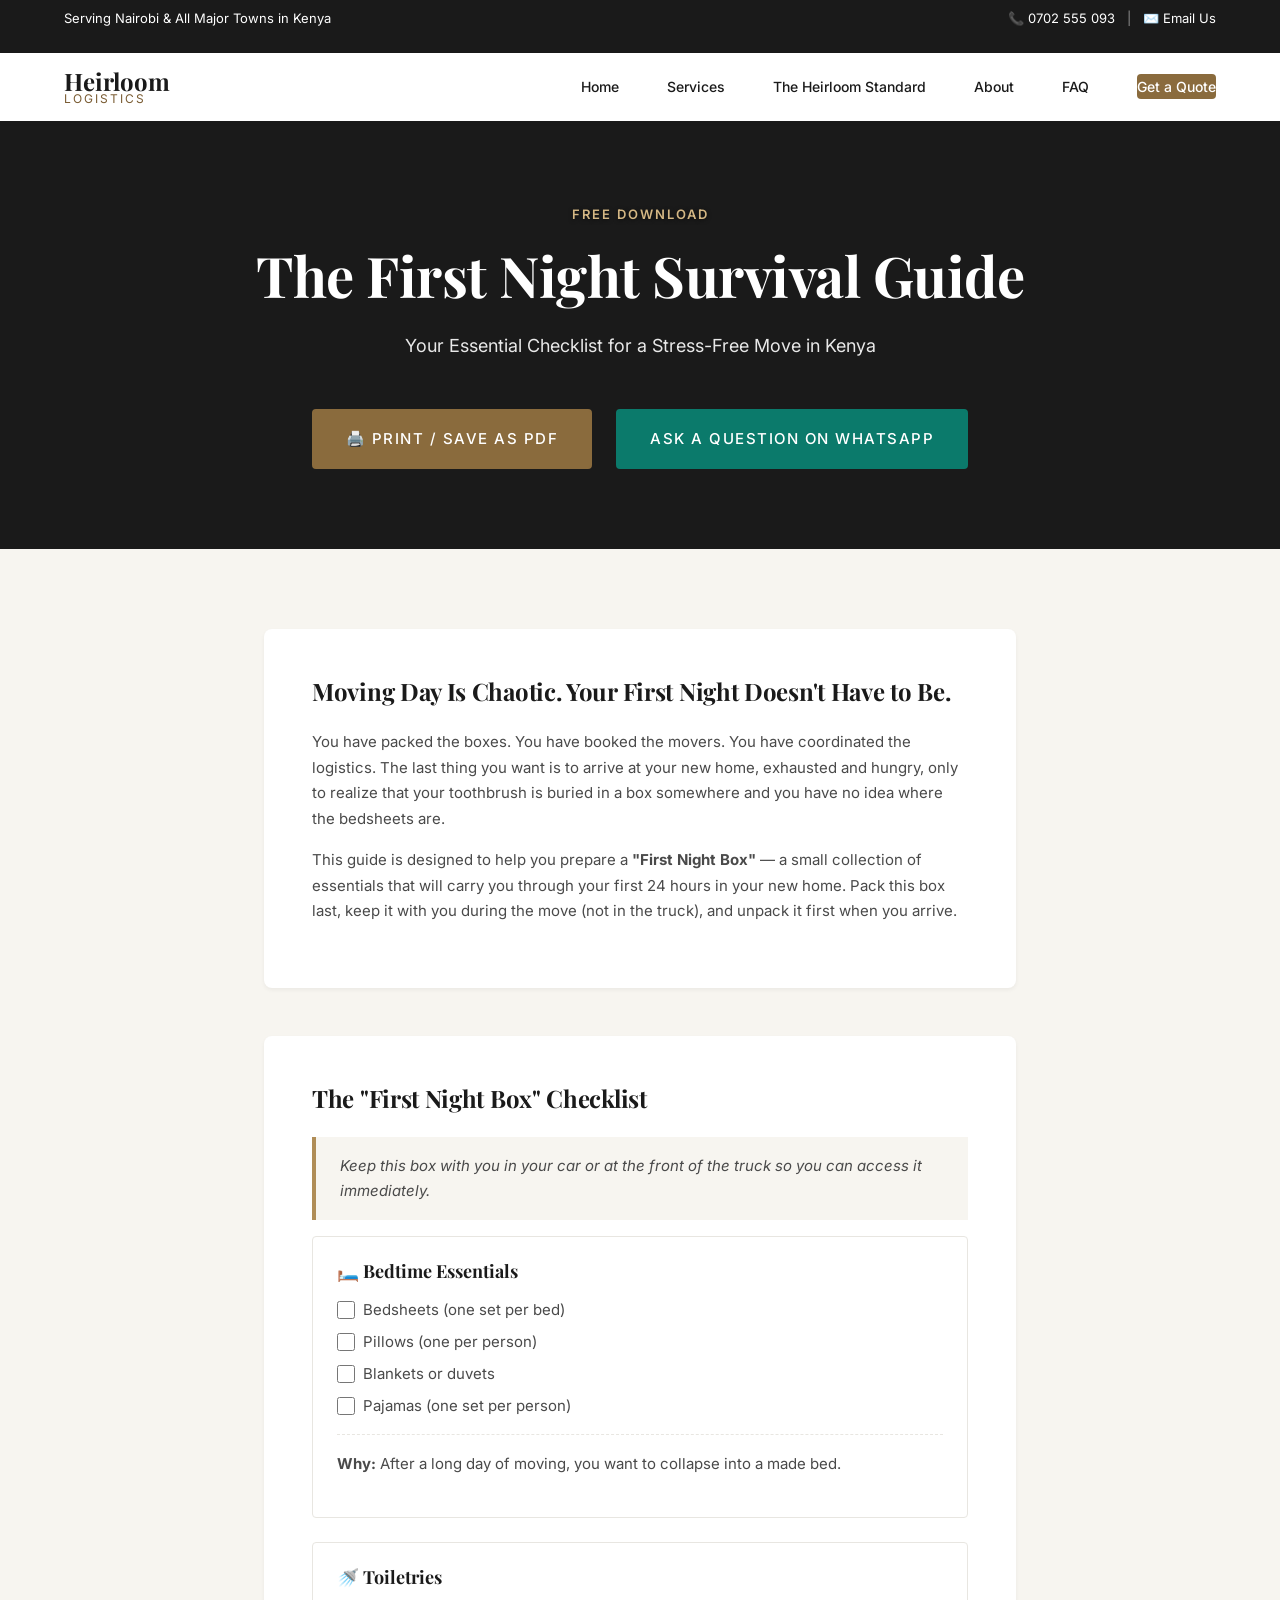
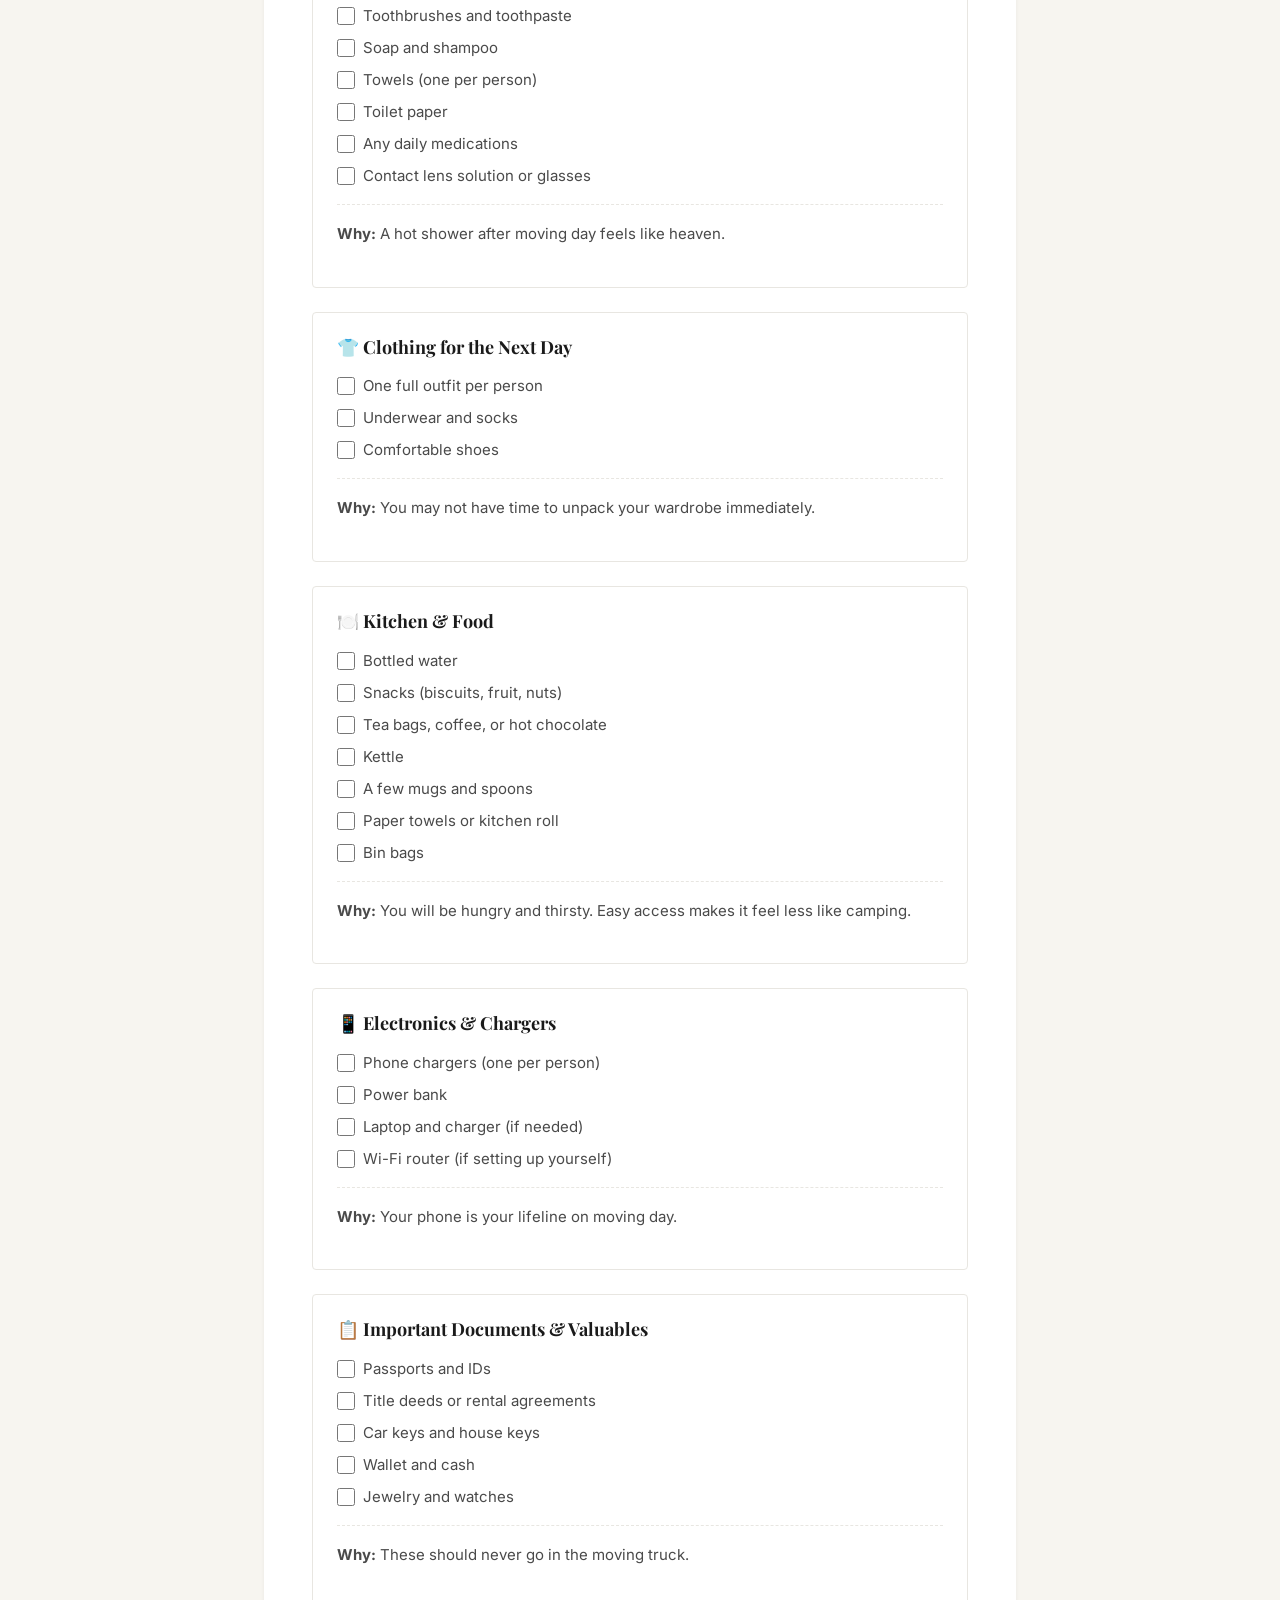
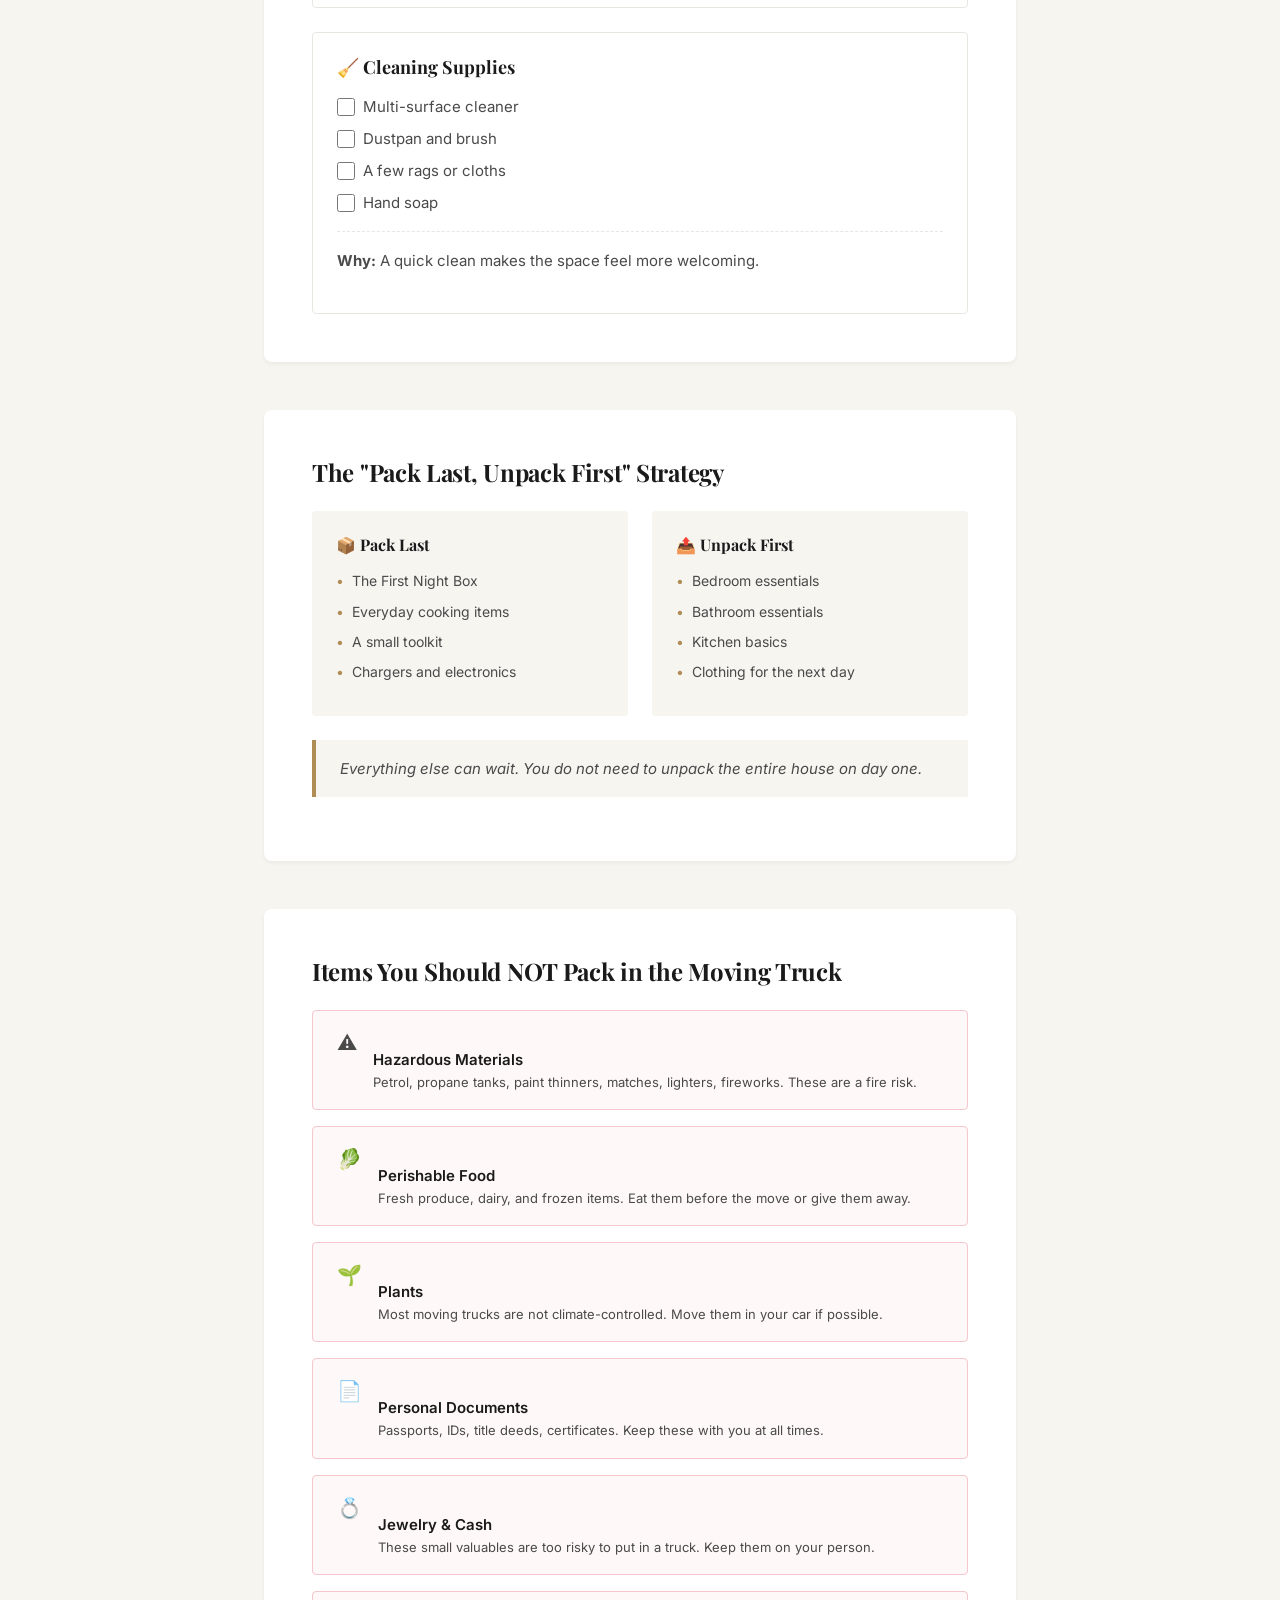
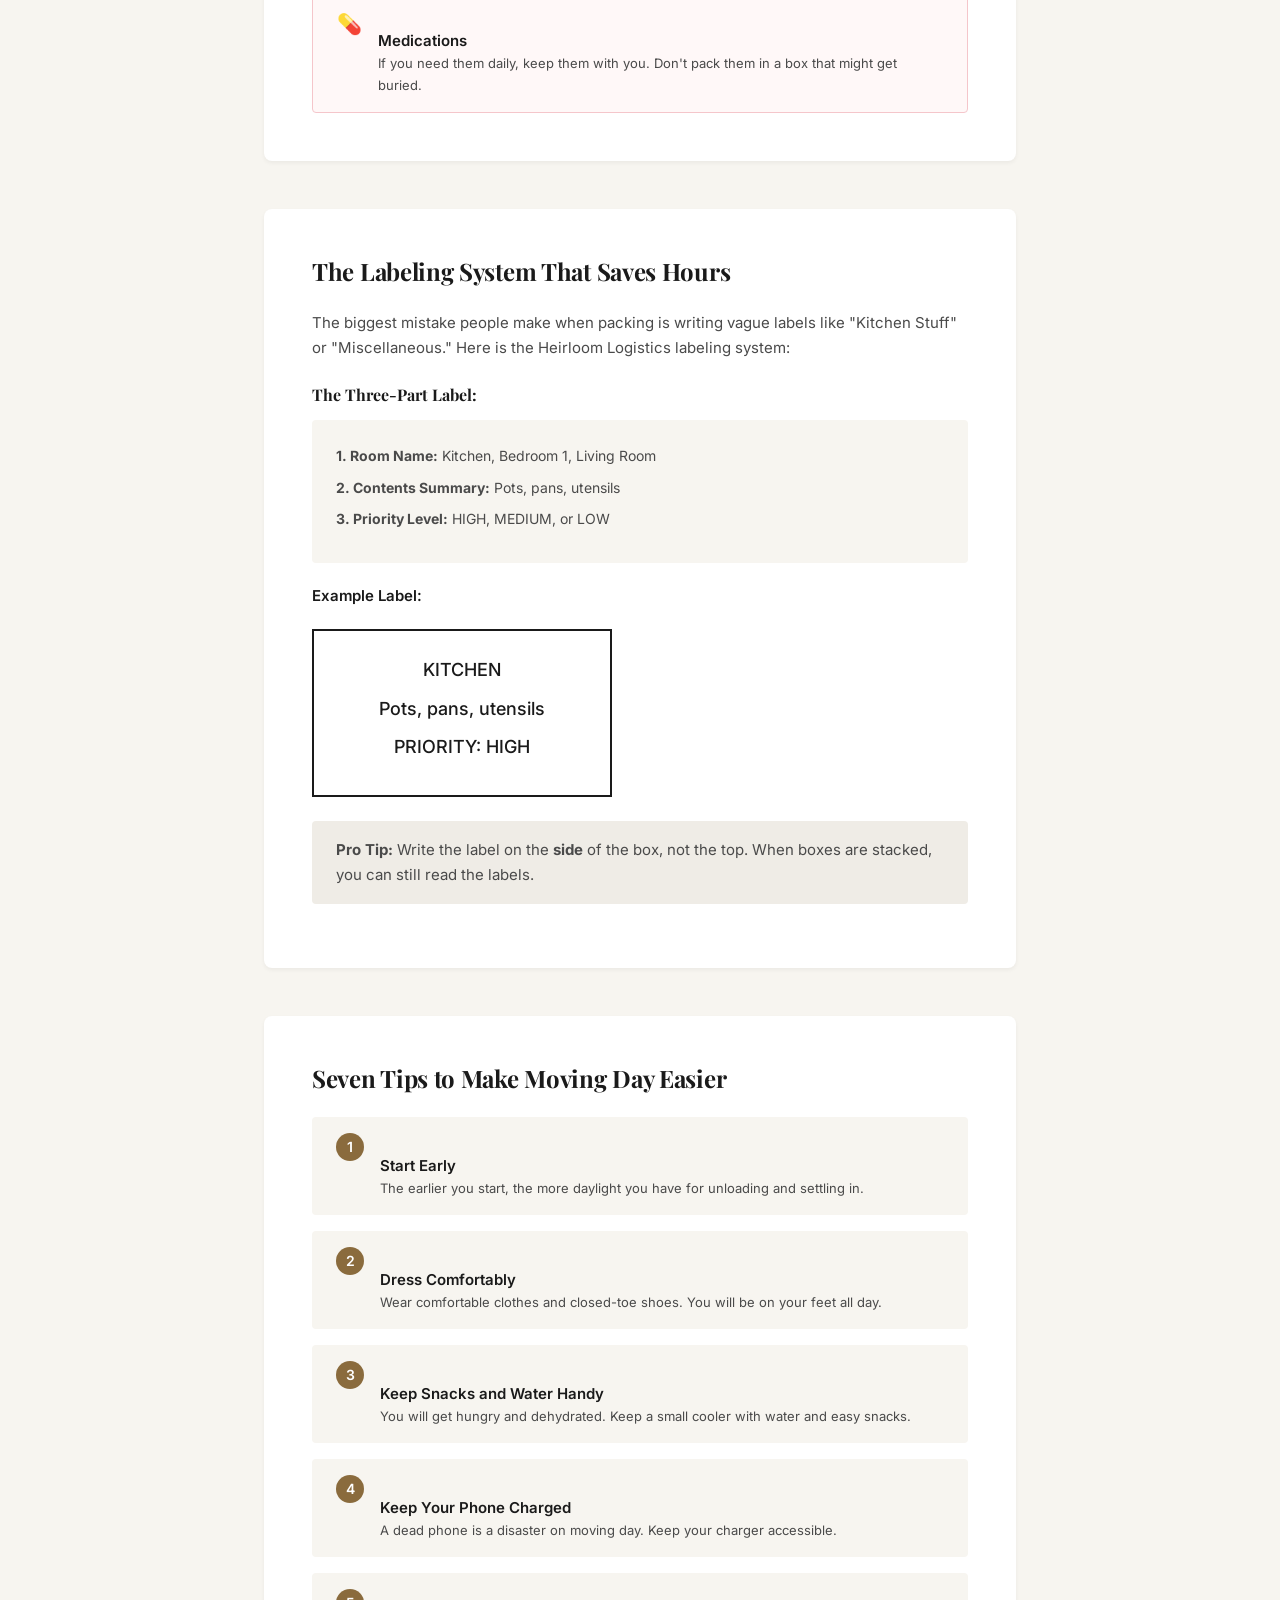
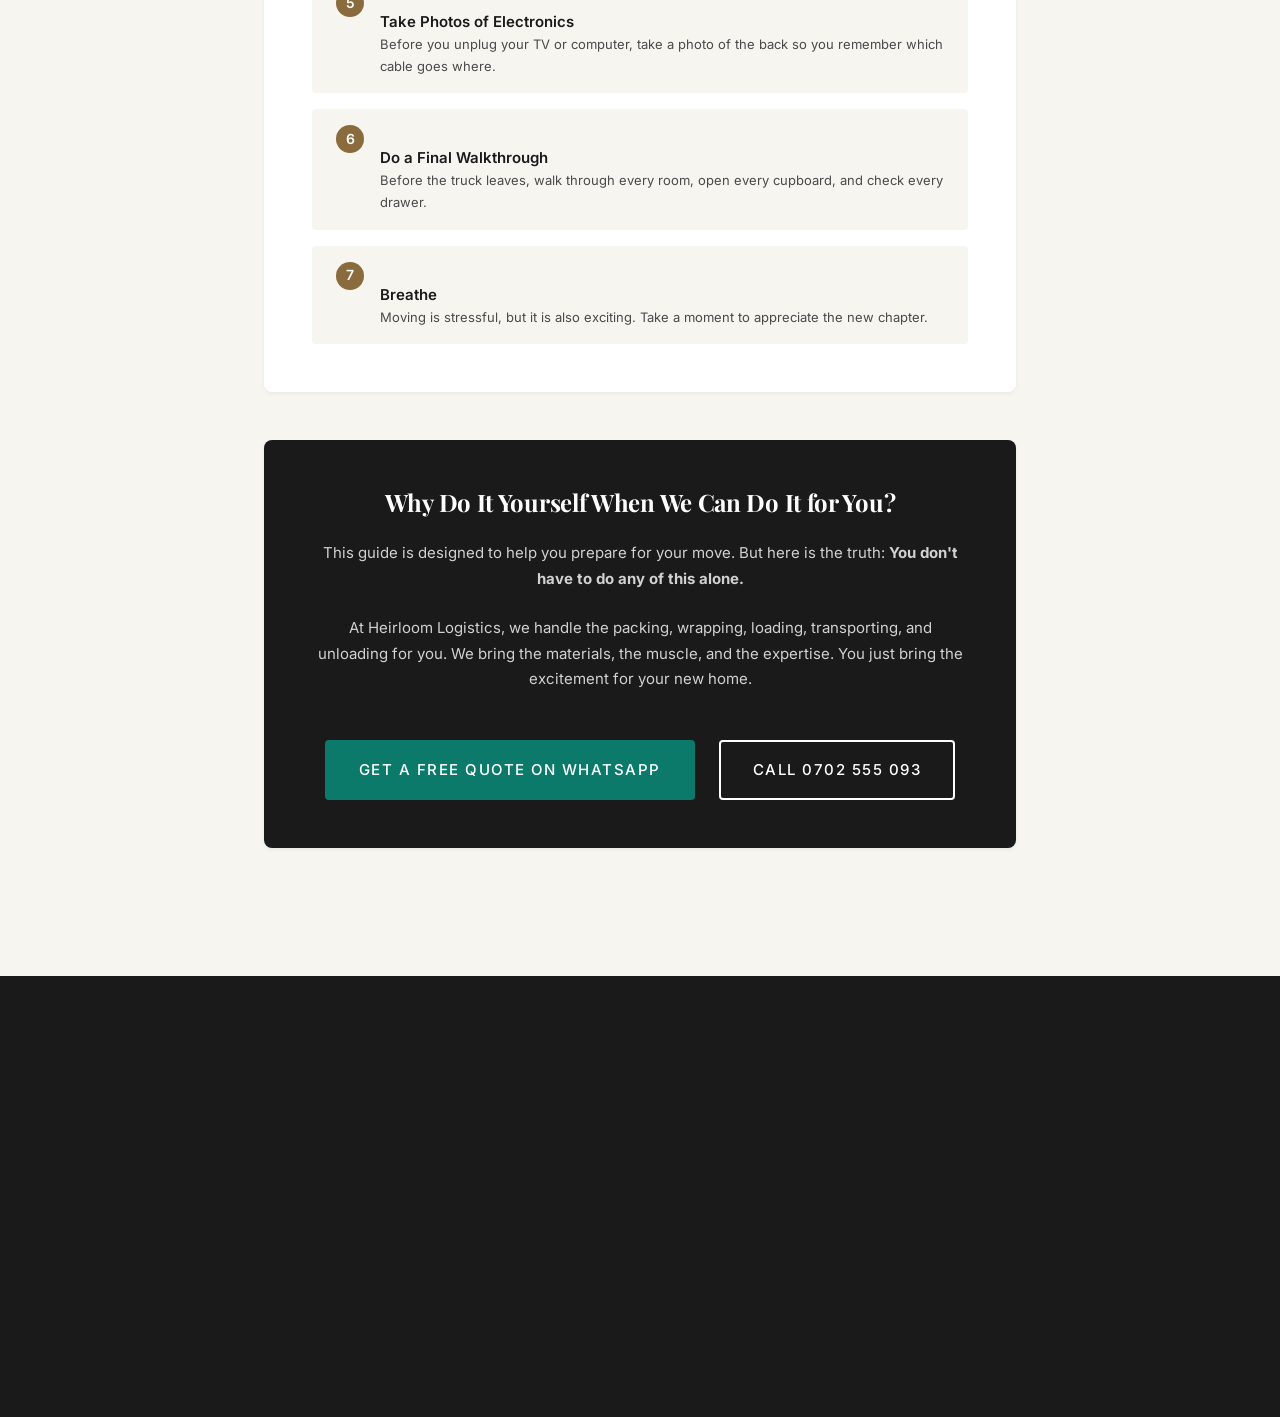
<file: packing-guide.html>
<!DOCTYPE html>
<html lang="en-KE">
<head>
    <meta charset="UTF-8">
    <meta name="viewport" content="width=device-width, initial-scale=1.0">
    <title>Free Packing Guide | First Night Survival Guide | Heirloom Logistics</title>
    <meta name="description" content="Download our free First Night Survival Guide - a simple checklist that ensures you have everything you need for your first night in your new home.">
    <link rel="canonical" href="https://heirloomlogistics.co.ke/packing-guide.html">

    <link rel="icon" href="/favicon.ico" sizes="any">
    <link rel="icon" href="/favicon.svg" type="image/svg+xml">
    <link rel="apple-touch-icon" href="/apple-touch-icon.png">
    <meta name="theme-color" content="#1A1A1A">

    <meta property="og:title" content="Free Packing Guide | Heirloom Logistics">
    <meta property="og:description" content="The First Night Survival Guide — your essential checklist for a stress-free move in Kenya.">
    <meta property="og:url" content="https://heirloomlogistics.co.ke/packing-guide.html">
    <meta property="og:type" content="article">
    <meta property="og:image" content="https://images.unsplash.com/photo-1600518464441-9154a4dea21b?auto=format&fit=crop&w=1200&h=630&q=80">
    <meta property="og:image:alt" content="Free First Night Survival Guide from Heirloom Logistics">
    <meta name="twitter:card" content="summary_large_image">

    <script type="application/ld+json">
    {
      "@context": "https://schema.org",
      "@type": "BreadcrumbList",
      "itemListElement": [
        { "@type": "ListItem", "position": 1, "name": "Home", "item": "https://heirloomlogistics.co.ke/" },
        { "@type": "ListItem", "position": 2, "name": "Packing Guide", "item": "https://heirloomlogistics.co.ke/packing-guide.html" }
      ]
    }
    </script>

    <link rel="preconnect" href="https://fonts.googleapis.com">
    <link rel="preconnect" href="https://fonts.gstatic.com" crossorigin>
    <link href="https://fonts.googleapis.com/css2?family=Playfair+Display:wght@700&family=Inter:wght@400;500;600&display=swap" rel="stylesheet">
    <link rel="stylesheet" href="style.css">
    <link rel="stylesheet" href="packing-guide.css">
</head>
<body>
    <a href="#main-content" class="skip-link">Skip to main content</a>

    <div class="utility-bar">
        <div class="container">
            <p class="utility-left">Serving Nairobi &amp; All Major Towns in Kenya</p>
            <p class="utility-right">
                <a href="tel:+254702555093">📞 0702 555 093</a>
                <span class="divider">|</span>
                <a href="mailto:hello@heirloomlogistics.co.ke">✉️ Email Us</a>
            </p>
        </div>
    </div>

    <header class="site-header" id="site-header">
        <div class="container nav-container">
            <a href="/" class="logo" aria-label="Heirloom Logistics Home">
                <span class="logo-main">Heirloom</span>
                <span class="logo-sub">Logistics</span>
            </a>
            <nav class="main-nav" id="main-nav" aria-label="Main Navigation">
                <ul>
                    <li><a href="/">Home</a></li>
                    <li><a href="services.html">Services</a></li>
                    <li><a href="heirloom-standard.html">The Heirloom Standard</a></li>
                    <li><a href="about.html">About</a></li>
                    <li><a href="faq.html">FAQ</a></li>
                    <li><a href="contact.html" class="nav-cta">Get a Quote</a></li>
                </ul>
            </nav>
            <button class="hamburger" id="hamburger" aria-label="Toggle Menu" aria-expanded="false" type="button">
                <span></span><span></span><span></span>
            </button>
        </div>
    </header>

    <main id="main-content" tabindex="-1">
        <section class="guide-hero">
            <div class="container">
                <span class="section-label">FREE DOWNLOAD</span>
                <h1>The First Night Survival Guide</h1>
                <p class="guide-subheadline">Your Essential Checklist for a Stress-Free Move in Kenya</p>
                <div class="guide-actions">
                    <button class="btn btn-primary" id="print-guide-btn" type="button">🖨️ Print / Save as PDF</button>
                    <a href="https://wa.me/254702555093?text=Hello%20Heirloom%20Logistics%2C%20I%20downloaded%20the%20packing%20guide%20and%20have%20a%20question." class="btn btn-whatsapp" target="_blank" rel="noopener noreferrer">Ask a Question on WhatsApp</a>
                </div>
            </div>
        </section>

        <section class="guide-content">
            <div class="container guide-container">
                <div class="guide-section">
                    <h2>Moving Day Is Chaotic. Your First Night Doesn't Have to Be.</h2>
                    <p>You have packed the boxes. You have booked the movers. You have coordinated the logistics. The last thing you want is to arrive at your new home, exhausted and hungry, only to realize that your toothbrush is buried in a box somewhere and you have no idea where the bedsheets are.</p>
                    <p>This guide is designed to help you prepare a <strong>"First Night Box"</strong> — a small collection of essentials that will carry you through your first 24 hours in your new home. Pack this box last, keep it with you during the move (not in the truck), and unpack it first when you arrive.</p>
                </div>

                <div class="guide-section">
                    <h2>The "First Night Box" Checklist</h2>
                    <p class="guide-note">Keep this box with you in your car or at the front of the truck so you can access it immediately.</p>
                    <div class="checklist">
                        <div class="checklist-category">
                            <h3>🛏️ Bedtime Essentials</h3>
                            <ul>
                                <li><input type="checkbox" id="item1"><label for="item1">Bedsheets (one set per bed)</label></li>
                                <li><input type="checkbox" id="item2"><label for="item2">Pillows (one per person)</label></li>
                                <li><input type="checkbox" id="item3"><label for="item3">Blankets or duvets</label></li>
                                <li><input type="checkbox" id="item4"><label for="item4">Pajamas (one set per person)</label></li>
                            </ul>
                            <p class="checklist-tip"><strong>Why:</strong> After a long day of moving, you want to collapse into a made bed.</p>
                        </div>
                        <div class="checklist-category">
                            <h3>🚿 Toiletries</h3>
                            <ul>
                                <li><input type="checkbox" id="item5"><label for="item5">Toothbrushes and toothpaste</label></li>
                                <li><input type="checkbox" id="item6"><label for="item6">Soap and shampoo</label></li>
                                <li><input type="checkbox" id="item7"><label for="item7">Towels (one per person)</label></li>
                                <li><input type="checkbox" id="item8"><label for="item8">Toilet paper</label></li>
                                <li><input type="checkbox" id="item9"><label for="item9">Any daily medications</label></li>
                                <li><input type="checkbox" id="item10"><label for="item10">Contact lens solution or glasses</label></li>
                            </ul>
                            <p class="checklist-tip"><strong>Why:</strong> A hot shower after moving day feels like heaven.</p>
                        </div>
                        <div class="checklist-category">
                            <h3>👕 Clothing for the Next Day</h3>
                            <ul>
                                <li><input type="checkbox" id="item11"><label for="item11">One full outfit per person</label></li>
                                <li><input type="checkbox" id="item12"><label for="item12">Underwear and socks</label></li>
                                <li><input type="checkbox" id="item13"><label for="item13">Comfortable shoes</label></li>
                            </ul>
                            <p class="checklist-tip"><strong>Why:</strong> You may not have time to unpack your wardrobe immediately.</p>
                        </div>
                        <div class="checklist-category">
                            <h3>🍽️ Kitchen &amp; Food</h3>
                            <ul>
                                <li><input type="checkbox" id="item14"><label for="item14">Bottled water</label></li>
                                <li><input type="checkbox" id="item15"><label for="item15">Snacks (biscuits, fruit, nuts)</label></li>
                                <li><input type="checkbox" id="item16"><label for="item16">Tea bags, coffee, or hot chocolate</label></li>
                                <li><input type="checkbox" id="item17"><label for="item17">Kettle</label></li>
                                <li><input type="checkbox" id="item18"><label for="item18">A few mugs and spoons</label></li>
                                <li><input type="checkbox" id="item19"><label for="item19">Paper towels or kitchen roll</label></li>
                                <li><input type="checkbox" id="item20"><label for="item20">Bin bags</label></li>
                            </ul>
                            <p class="checklist-tip"><strong>Why:</strong> You will be hungry and thirsty. Easy access makes it feel less like camping.</p>
                        </div>
                        <div class="checklist-category">
                            <h3>📱 Electronics &amp; Chargers</h3>
                            <ul>
                                <li><input type="checkbox" id="item21"><label for="item21">Phone chargers (one per person)</label></li>
                                <li><input type="checkbox" id="item22"><label for="item22">Power bank</label></li>
                                <li><input type="checkbox" id="item23"><label for="item23">Laptop and charger (if needed)</label></li>
                                <li><input type="checkbox" id="item24"><label for="item24">Wi-Fi router (if setting up yourself)</label></li>
                            </ul>
                            <p class="checklist-tip"><strong>Why:</strong> Your phone is your lifeline on moving day.</p>
                        </div>
                        <div class="checklist-category">
                            <h3>📋 Important Documents &amp; Valuables</h3>
                            <ul>
                                <li><input type="checkbox" id="item25"><label for="item25">Passports and IDs</label></li>
                                <li><input type="checkbox" id="item26"><label for="item26">Title deeds or rental agreements</label></li>
                                <li><input type="checkbox" id="item27"><label for="item27">Car keys and house keys</label></li>
                                <li><input type="checkbox" id="item28"><label for="item28">Wallet and cash</label></li>
                                <li><input type="checkbox" id="item29"><label for="item29">Jewelry and watches</label></li>
                            </ul>
                            <p class="checklist-tip"><strong>Why:</strong> These should never go in the moving truck.</p>
                        </div>
                        <div class="checklist-category">
                            <h3>🧹 Cleaning Supplies</h3>
                            <ul>
                                <li><input type="checkbox" id="item30"><label for="item30">Multi-surface cleaner</label></li>
                                <li><input type="checkbox" id="item31"><label for="item31">Dustpan and brush</label></li>
                                <li><input type="checkbox" id="item32"><label for="item32">A few rags or cloths</label></li>
                                <li><input type="checkbox" id="item33"><label for="item33">Hand soap</label></li>
                            </ul>
                            <p class="checklist-tip"><strong>Why:</strong> A quick clean makes the space feel more welcoming.</p>
                        </div>
                    </div>
                </div>

                <div class="guide-section">
                    <h2>The "Pack Last, Unpack First" Strategy</h2>
                    <div class="strategy-grid">
                        <div class="strategy-card">
                            <h3>📦 Pack Last</h3>
                            <ul>
                                <li>The First Night Box</li>
                                <li>Everyday cooking items</li>
                                <li>A small toolkit</li>
                                <li>Chargers and electronics</li>
                            </ul>
                        </div>
                        <div class="strategy-card">
                            <h3>📤 Unpack First</h3>
                            <ul>
                                <li>Bedroom essentials</li>
                                <li>Bathroom essentials</li>
                                <li>Kitchen basics</li>
                                <li>Clothing for the next day</li>
                            </ul>
                        </div>
                    </div>
                    <p class="guide-note">Everything else can wait. You do not need to unpack the entire house on day one.</p>
                </div>

                <div class="guide-section">
                    <h2>Items You Should NOT Pack in the Moving Truck</h2>
                    <div class="warning-list">
                        <div class="warning-item">
                            <span class="warning-icon" aria-hidden="true">⚠️</span>
                            <div><h4>Hazardous Materials</h4><p>Petrol, propane tanks, paint thinners, matches, lighters, fireworks. These are a fire risk.</p></div>
                        </div>
                        <div class="warning-item">
                            <span class="warning-icon" aria-hidden="true">🥬</span>
                            <div><h4>Perishable Food</h4><p>Fresh produce, dairy, and frozen items. Eat them before the move or give them away.</p></div>
                        </div>
                        <div class="warning-item">
                            <span class="warning-icon" aria-hidden="true">🌱</span>
                            <div><h4>Plants</h4><p>Most moving trucks are not climate-controlled. Move them in your car if possible.</p></div>
                        </div>
                        <div class="warning-item">
                            <span class="warning-icon" aria-hidden="true">📄</span>
                            <div><h4>Personal Documents</h4><p>Passports, IDs, title deeds, certificates. Keep these with you at all times.</p></div>
                        </div>
                        <div class="warning-item">
                            <span class="warning-icon" aria-hidden="true">💍</span>
                            <div><h4>Jewelry &amp; Cash</h4><p>These small valuables are too risky to put in a truck. Keep them on your person.</p></div>
                        </div>
                        <div class="warning-item">
                            <span class="warning-icon" aria-hidden="true">💊</span>
                            <div><h4>Medications</h4><p>If you need them daily, keep them with you. Don't pack them in a box that might get buried.</p></div>
                        </div>
                    </div>
                </div>

                <div class="guide-section">
                    <h2>The Labeling System That Saves Hours</h2>
                    <p>The biggest mistake people make when packing is writing vague labels like "Kitchen Stuff" or "Miscellaneous." Here is the Heirloom Logistics labeling system:</p>
                    <div class="labeling-example">
                        <h3>The Three-Part Label:</h3>
                        <div class="label-example-box">
                            <p><strong>1. Room Name:</strong> Kitchen, Bedroom 1, Living Room</p>
                            <p><strong>2. Contents Summary:</strong> Pots, pans, utensils</p>
                            <p><strong>3. Priority Level:</strong> HIGH, MEDIUM, or LOW</p>
                        </div>
                        <h4>Example Label:</h4>
                        <div class="label-example-print">
                            <p>KITCHEN</p>
                            <p>Pots, pans, utensils</p>
                            <p>PRIORITY: HIGH</p>
                        </div>
                        <p class="guide-tip"><strong>Pro Tip:</strong> Write the label on the <strong>side</strong> of the box, not the top. When boxes are stacked, you can still read the labels.</p>
                    </div>
                </div>

                <div class="guide-section">
                    <h2>Seven Tips to Make Moving Day Easier</h2>
                    <div class="tips-list">
                        <div class="tip-item"><span class="tip-number" aria-hidden="true">1</span><div><h4>Start Early</h4><p>The earlier you start, the more daylight you have for unloading and settling in.</p></div></div>
                        <div class="tip-item"><span class="tip-number" aria-hidden="true">2</span><div><h4>Dress Comfortably</h4><p>Wear comfortable clothes and closed-toe shoes. You will be on your feet all day.</p></div></div>
                        <div class="tip-item"><span class="tip-number" aria-hidden="true">3</span><div><h4>Keep Snacks and Water Handy</h4><p>You will get hungry and dehydrated. Keep a small cooler with water and easy snacks.</p></div></div>
                        <div class="tip-item"><span class="tip-number" aria-hidden="true">4</span><div><h4>Keep Your Phone Charged</h4><p>A dead phone is a disaster on moving day. Keep your charger accessible.</p></div></div>
                        <div class="tip-item"><span class="tip-number" aria-hidden="true">5</span><div><h4>Take Photos of Electronics</h4><p>Before you unplug your TV or computer, take a photo of the back so you remember which cable goes where.</p></div></div>
                        <div class="tip-item"><span class="tip-number" aria-hidden="true">6</span><div><h4>Do a Final Walkthrough</h4><p>Before the truck leaves, walk through every room, open every cupboard, and check every drawer.</p></div></div>
                        <div class="tip-item"><span class="tip-number" aria-hidden="true">7</span><div><h4>Breathe</h4><p>Moving is stressful, but it is also exciting. Take a moment to appreciate the new chapter.</p></div></div>
                    </div>
                </div>

                <div class="guide-section guide-promise">
                    <h2>Why Do It Yourself When We Can Do It for You?</h2>
                    <p>This guide is designed to help you prepare for your move. But here is the truth: <strong>You don't have to do any of this alone.</strong></p>
                    <p>At Heirloom Logistics, we handle the packing, wrapping, loading, transporting, and unloading for you. We bring the materials, the muscle, and the expertise. You just bring the excitement for your new home.</p>
                    <div class="guide-cta">
                        <a href="https://wa.me/254702555093?text=Hello%20Heirloom%20Logistics%2C%20I%20read%20the%20packing%20guide%20and%20want%20a%20free%20quote." class="btn btn-whatsapp" target="_blank" rel="noopener noreferrer">Get a Free Quote on WhatsApp</a>
                        <a href="tel:+254702555093" class="btn btn-outline-light">Call 0702 555 093</a>
                    </div>
                </div>
            </div>
        </section>
    </main>

    <footer class="site-footer">
        <div class="container footer-grid">
            <div class="footer-col">
                <h3>Heirloom Logistics</h3>
                <p>Moving You Forward.</p>
                <p>Proudly serving Nairobi, Kiambu, Machakos, and all 47 Counties.</p>
            </div>
            <div class="footer-col">
                <h4>Services</h4>
                <ul>
                    <li><a href="services.html#local-moving">House Moving</a></li>
                    <li><a href="services.html#long-distance">Long Distance</a></li>
                    <li><a href="services.html#single-item">Parcel Delivery</a></li>
                    <li><a href="services.html#office-relocation">Office Moving</a></li>
                </ul>
            </div>
            <div class="footer-col">
                <h4>Service Areas</h4>
                <ul>
                    <li><a href="service-areas.html#nairobi">Nairobi</a></li>
                    <li><a href="service-areas.html#mombasa">Mombasa</a></li>
                    <li><a href="service-areas.html#kisumu">Kisumu</a></li>
                    <li><a href="service-areas.html#nakuru">Nakuru</a></li>
                </ul>
            </div>
            <div class="footer-col">
                <h4>Quick Links</h4>
                <ul>
                    <li><a href="heirloom-standard.html">The Heirloom Standard</a></li>
                    <li><a href="about.html">About Us</a></li>
                    <li><a href="faq.html">FAQ</a></li>
                    <li><a href="contact.html">Get a Quote</a></li>
                </ul>
            </div>
            <div class="footer-col">
                <h4>Contact</h4>
                <ul>
                    <li><a href="tel:+254702555093">0702 555 093</a></li>
                    <li><a href="mailto:hello@heirloomlogistics.co.ke">hello@heirloomlogistics.co.ke</a></li>
                    <li>P.O. Box 1234, Nairobi</li>
                </ul>
            </div>
        </div>
        <div class="footer-bottom">
            <p>&copy; <span id="current-year">2026</span> Heirloom Logistics. All rights reserved. | <a href="privacy.html">Privacy</a> | <a href="terms.html">Terms</a></p>
        </div>
    </footer>

    <div class="sticky-mobile-cta" aria-label="Quick Contact">
        <a href="tel:+254702555093" class="sticky-call">📞 Call</a>
        <a href="https://wa.me/254702555093?text=Hello%20Heirloom%20Logistics%2C%20I%20need%20a%20moving%20quote." class="sticky-whatsapp" target="_blank" rel="noopener noreferrer">💬 WhatsApp</a>
    </div>

    <script src="script.js" defer></script>
</body>
</html>
</file>
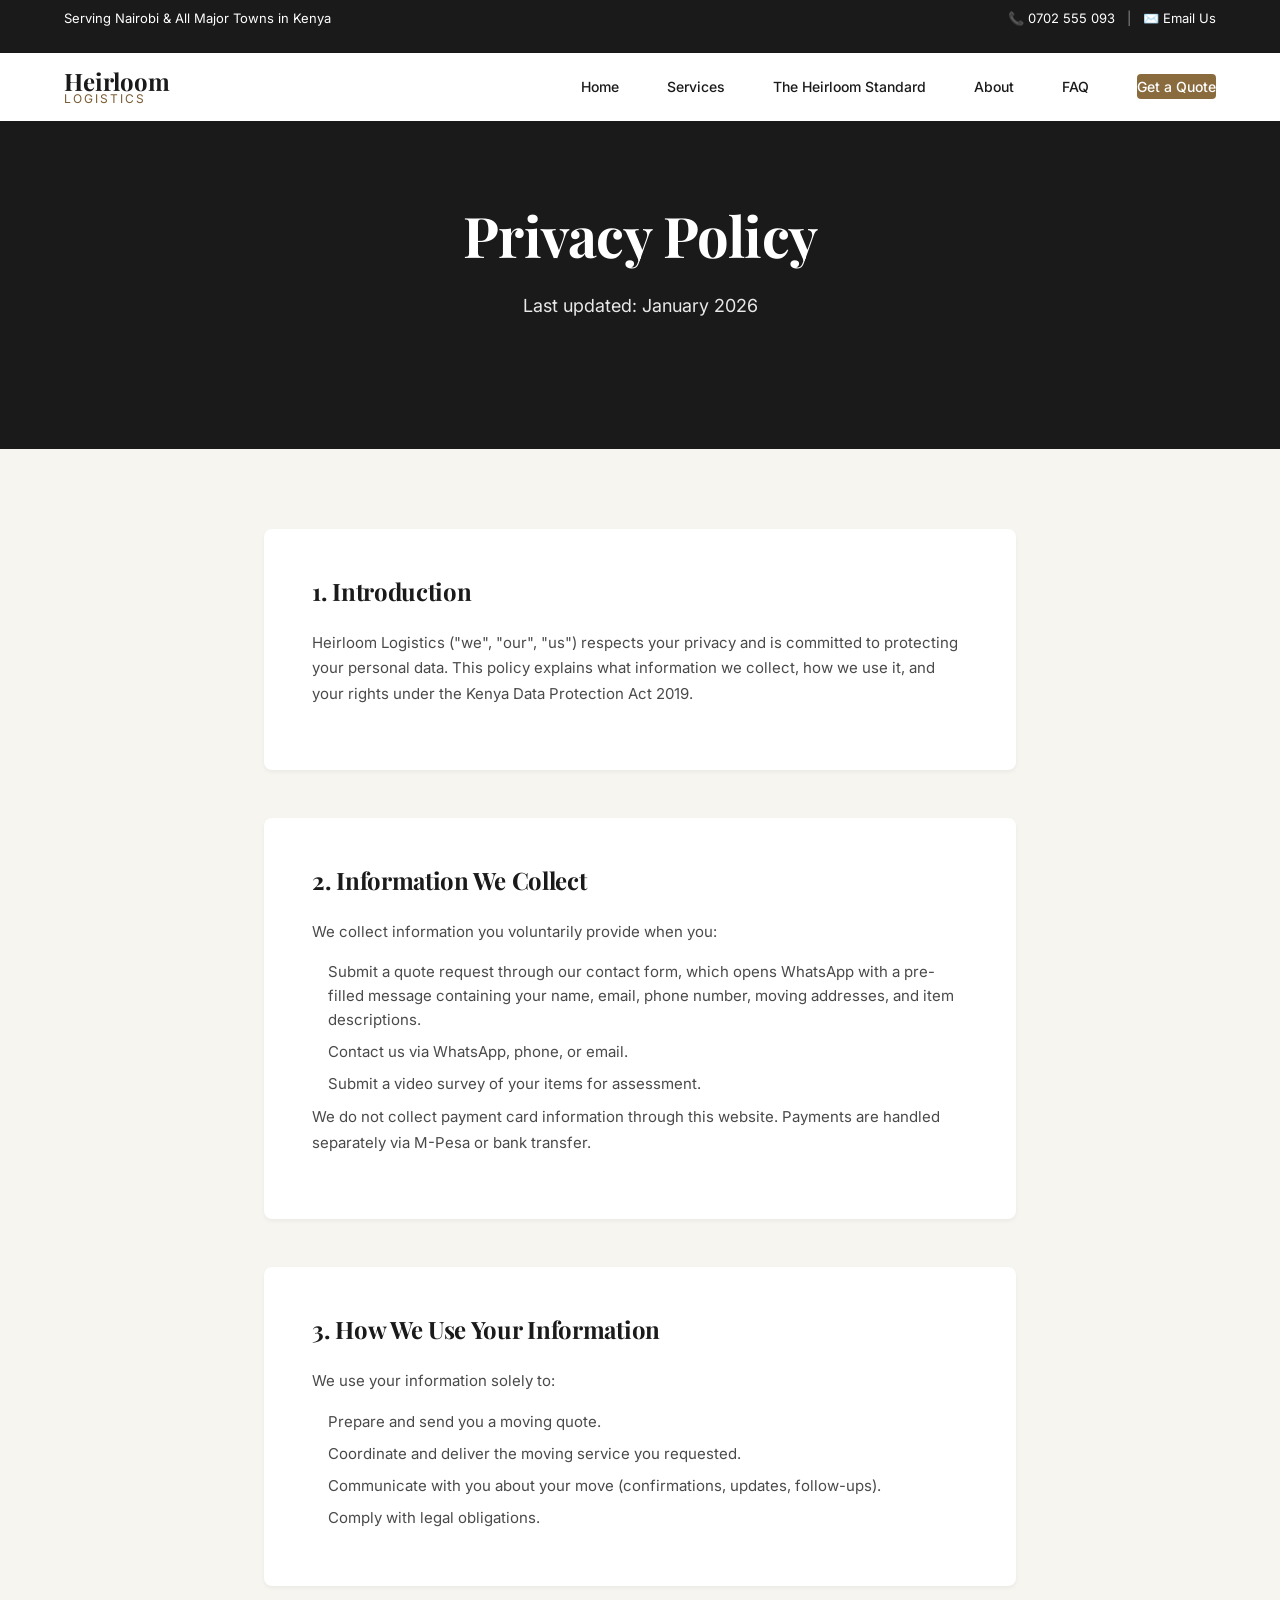
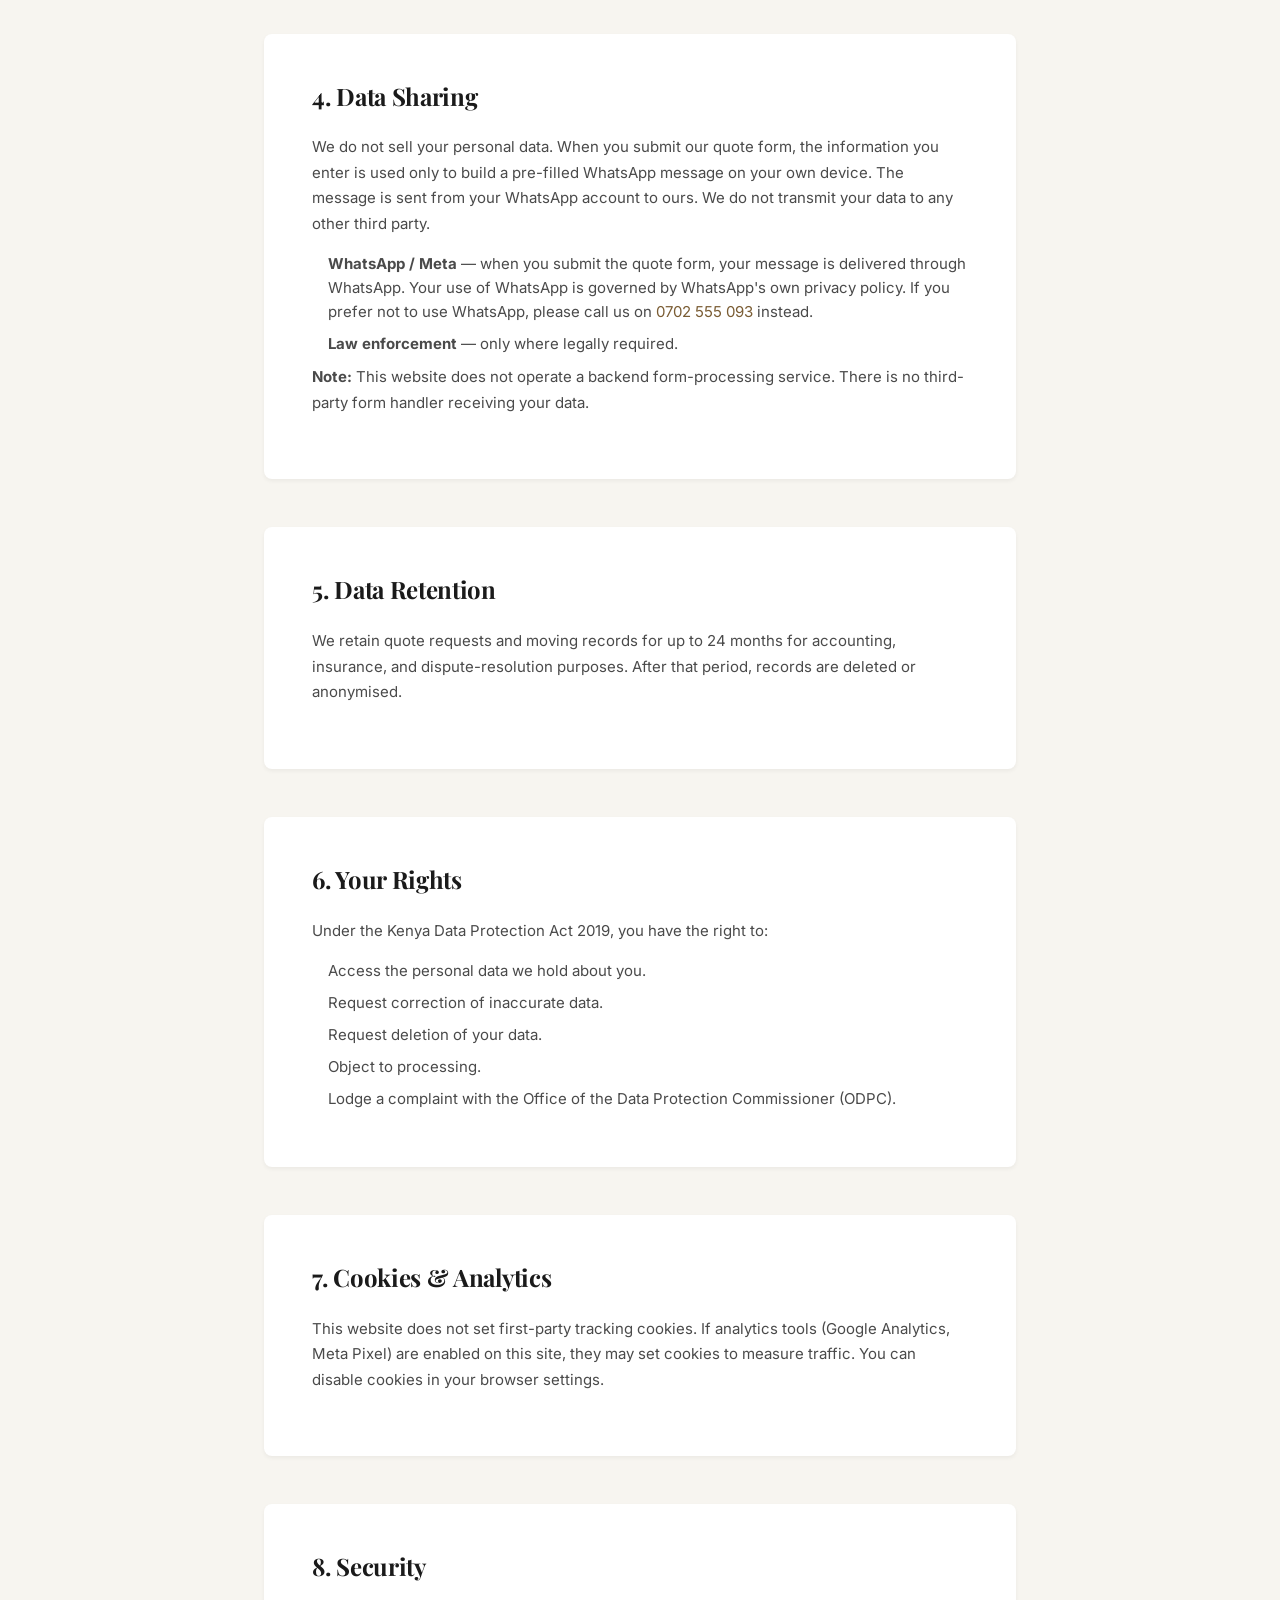
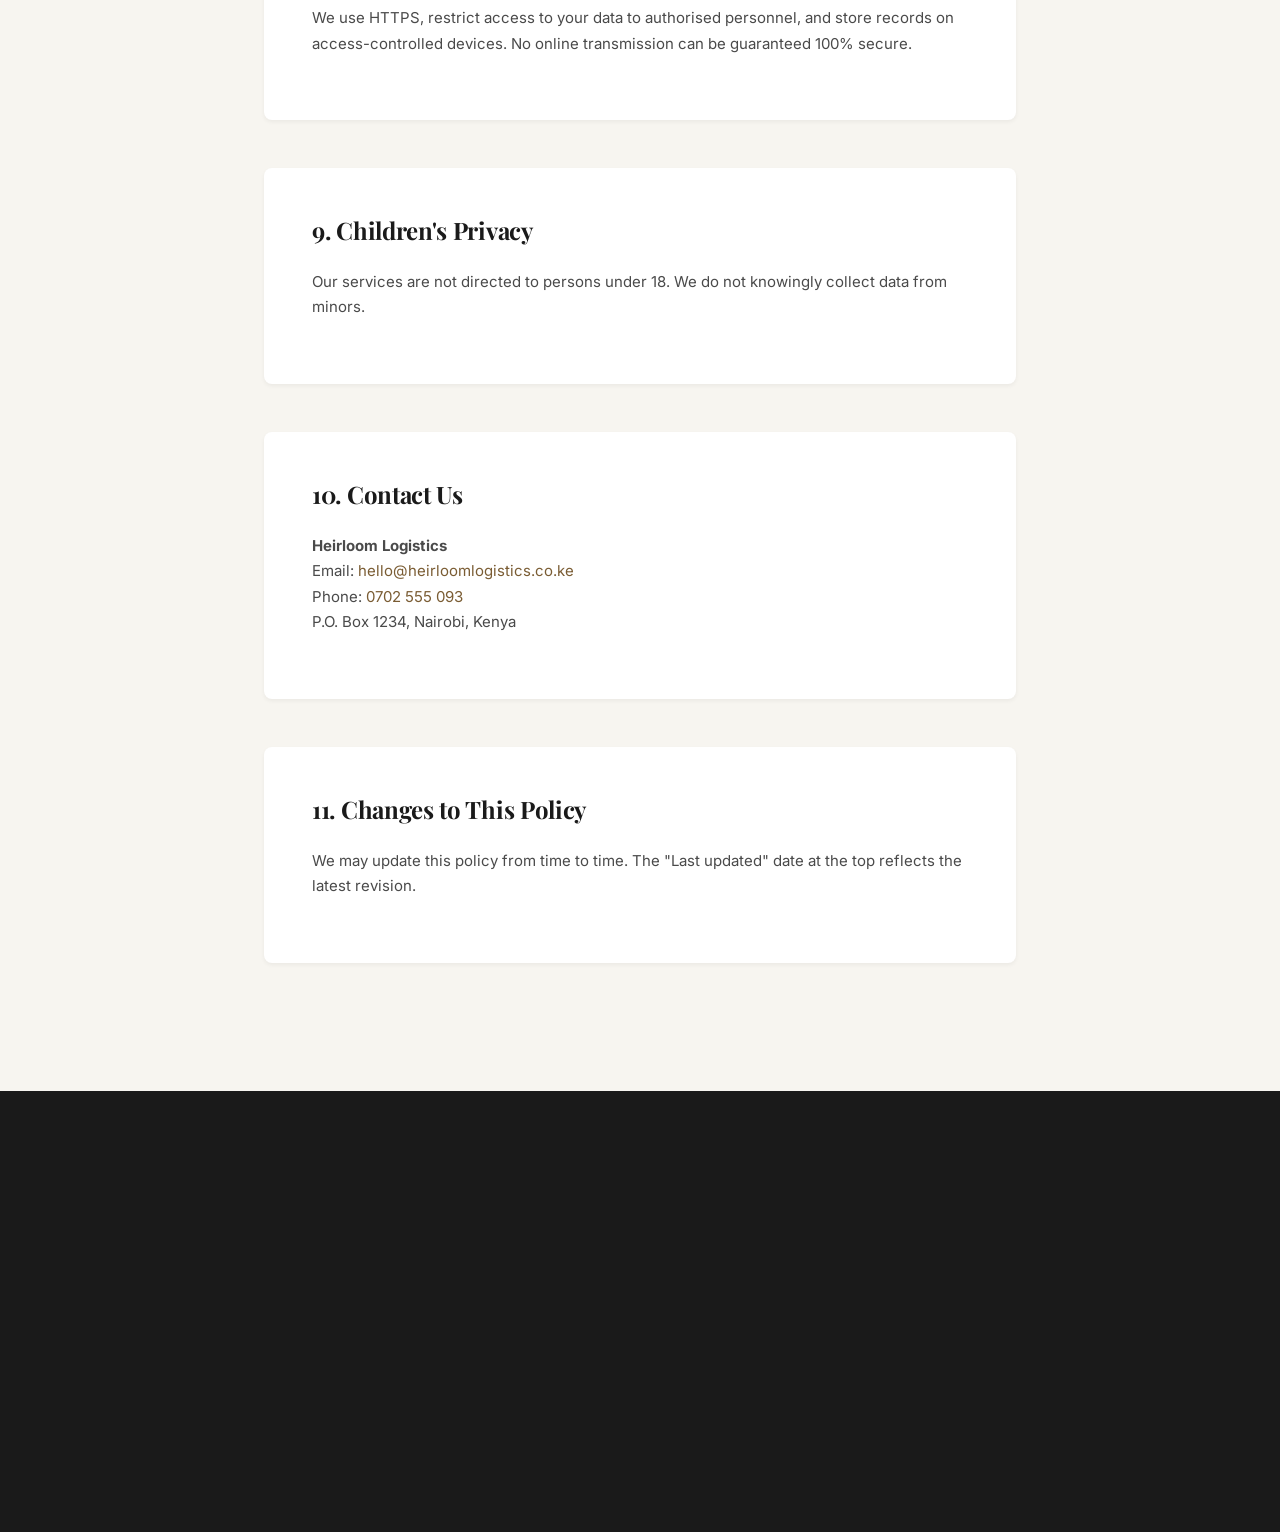
<file: privacy.html>
<!DOCTYPE html>
<html lang="en-KE">
<head>
    <meta charset="UTF-8">
    <meta name="viewport" content="width=device-width, initial-scale=1.0">
    <title>Privacy Policy | Heirloom Logistics</title>
    <meta name="description" content="How Heirloom Logistics collects, uses, and protects your personal information in accordance with the Kenya Data Protection Act 2019.">
    <meta name="robots" content="noindex, follow">
    <link rel="canonical" href="https://heirloomlogistics.co.ke/privacy.html">

    <link rel="icon" href="/favicon.ico" sizes="any">
    <link rel="icon" href="/favicon.svg" type="image/svg+xml">
    <link rel="apple-touch-icon" href="/apple-touch-icon.png">
    <meta name="theme-color" content="#1A1A1A">

    <link rel="preconnect" href="https://fonts.googleapis.com">
    <link rel="preconnect" href="https://fonts.gstatic.com" crossorigin>
    <link href="https://fonts.googleapis.com/css2?family=Playfair+Display:wght@700&family=Inter:wght@400;500;600&display=swap" rel="stylesheet">
    <link rel="stylesheet" href="style.css">
    <link rel="stylesheet" href="packing-guide.css">
</head>
<body>
    <a href="#main-content" class="skip-link">Skip to main content</a>

    <div class="utility-bar">
        <div class="container">
            <p class="utility-left">Serving Nairobi &amp; All Major Towns in Kenya</p>
            <p class="utility-right">
                <a href="tel:+254702555093">📞 0702 555 093</a>
                <span class="divider">|</span>
                <a href="mailto:hello@heirloomlogistics.co.ke">✉️ Email Us</a>
            </p>
        </div>
    </div>

    <header class="site-header" id="site-header">
        <div class="container nav-container">
            <a href="/" class="logo" aria-label="Heirloom Logistics Home">
                <span class="logo-main">Heirloom</span>
                <span class="logo-sub">Logistics</span>
            </a>
            <nav class="main-nav" id="main-nav" aria-label="Main Navigation">
                <ul>
                    <li><a href="/">Home</a></li>
                    <li><a href="services.html">Services</a></li>
                    <li><a href="heirloom-standard.html">The Heirloom Standard</a></li>
                    <li><a href="about.html">About</a></li>
                    <li><a href="faq.html">FAQ</a></li>
                    <li><a href="contact.html" class="nav-cta">Get a Quote</a></li>
                </ul>
            </nav>
            <button class="hamburger" id="hamburger" aria-label="Toggle Menu" aria-expanded="false" type="button">
                <span></span><span></span><span></span>
            </button>
        </div>
    </header>

    <main id="main-content" tabindex="-1">
        <section class="guide-hero">
            <div class="container">
                <h1>Privacy Policy</h1>
                <p class="guide-subheadline">Last updated: January 2026</p>
            </div>
        </section>

        <section class="guide-content">
            <div class="container guide-container">
                <div class="guide-section">
                    <h2>1. Introduction</h2>
                    <p>Heirloom Logistics ("we", "our", "us") respects your privacy and is committed to protecting your personal data. This policy explains what information we collect, how we use it, and your rights under the Kenya Data Protection Act 2019.</p>
                </div>

                <div class="guide-section">
                    <h2>2. Information We Collect</h2>
                    <p>We collect information you voluntarily provide when you:</p>
                    <ul>
                        <li>Submit a quote request through our contact form, which opens WhatsApp with a pre-filled message containing your name, email, phone number, moving addresses, and item descriptions.</li>
                        <li>Contact us via WhatsApp, phone, or email.</li>
                        <li>Submit a video survey of your items for assessment.</li>
                    </ul>
                    <p>We do not collect payment card information through this website. Payments are handled separately via M-Pesa or bank transfer.</p>
                </div>

                <div class="guide-section">
                    <h2>3. How We Use Your Information</h2>
                    <p>We use your information solely to:</p>
                    <ul>
                        <li>Prepare and send you a moving quote.</li>
                        <li>Coordinate and deliver the moving service you requested.</li>
                        <li>Communicate with you about your move (confirmations, updates, follow-ups).</li>
                        <li>Comply with legal obligations.</li>
                    </ul>
                </div>

                <div class="guide-section">
                    <h2>4. Data Sharing</h2>
                    <p>We do not sell your personal data. When you submit our quote form, the information you enter is used only to build a pre-filled WhatsApp message on your own device. The message is sent from your WhatsApp account to ours. We do not transmit your data to any other third party.</p>
                    <ul>
                        <li><strong>WhatsApp / Meta</strong> — when you submit the quote form, your message is delivered through WhatsApp. Your use of WhatsApp is governed by WhatsApp's own privacy policy. If you prefer not to use WhatsApp, please call us on <a href="tel:+254702555093">0702 555 093</a> instead.</li>
                        <li><strong>Law enforcement</strong> — only where legally required.</li>
                    </ul>
                    <p><strong>Note:</strong> This website does not operate a backend form-processing service. There is no third-party form handler receiving your data.</p>
                </div>

                <div class="guide-section">
                    <h2>5. Data Retention</h2>
                    <p>We retain quote requests and moving records for up to 24 months for accounting, insurance, and dispute-resolution purposes. After that period, records are deleted or anonymised.</p>
                </div>

                <div class="guide-section">
                    <h2>6. Your Rights</h2>
                    <p>Under the Kenya Data Protection Act 2019, you have the right to:</p>
                    <ul>
                        <li>Access the personal data we hold about you.</li>
                        <li>Request correction of inaccurate data.</li>
                        <li>Request deletion of your data.</li>
                        <li>Object to processing.</li>
                        <li>Lodge a complaint with the Office of the Data Protection Commissioner (ODPC).</li>
                    </ul>
                </div>

                <div class="guide-section">
                    <h2>7. Cookies &amp; Analytics</h2>
                    <p>This website does not set first-party tracking cookies. If analytics tools (Google Analytics, Meta Pixel) are enabled on this site, they may set cookies to measure traffic. You can disable cookies in your browser settings.</p>
                </div>

                <div class="guide-section">
                    <h2>8. Security</h2>
                    <p>We use HTTPS, restrict access to your data to authorised personnel, and store records on access-controlled devices. No online transmission can be guaranteed 100% secure.</p>
                </div>

                <div class="guide-section">
                    <h2>9. Children's Privacy</h2>
                    <p>Our services are not directed to persons under 18. We do not knowingly collect data from minors.</p>
                </div>

                <div class="guide-section">
                    <h2>10. Contact Us</h2>
                    <p>
                        <strong>Heirloom Logistics</strong><br>
                        Email: <a href="mailto:hello@heirloomlogistics.co.ke">hello@heirloomlogistics.co.ke</a><br>
                        Phone: <a href="tel:+254702555093">0702 555 093</a><br>
                        P.O. Box 1234, Nairobi, Kenya
                    </p>
                </div>

                <div class="guide-section">
                    <h2>11. Changes to This Policy</h2>
                    <p>We may update this policy from time to time. The "Last updated" date at the top reflects the latest revision.</p>
                </div>
            </div>
        </section>
    </main>

    <footer class="site-footer">
        <div class="container footer-grid">
            <div class="footer-col">
                <h3>Heirloom Logistics</h3>
                <p>Moving You Forward.</p>
                <p>Proudly serving Nairobi, Kiambu, Machakos, and all 47 Counties.</p>
            </div>
            <div class="footer-col">
                <h4>Services</h4>
                <ul>
                    <li><a href="services.html#local-moving">House Moving</a></li>
                    <li><a href="services.html#long-distance">Long Distance</a></li>
                    <li><a href="services.html#single-item">Parcel Delivery</a></li>
                    <li><a href="services.html#office-relocation">Office Moving</a></li>
                </ul>
            </div>
            <div class="footer-col">
                <h4>Service Areas</h4>
                <ul>
                    <li><a href="service-areas.html#nairobi">Nairobi</a></li>
                    <li><a href="service-areas.html#mombasa">Mombasa</a></li>
                    <li><a href="service-areas.html#kisumu">Kisumu</a></li>
                    <li><a href="service-areas.html#nakuru">Nakuru</a></li>
                </ul>
            </div>
            <div class="footer-col">
                <h4>Quick Links</h4>
                <ul>
                    <li><a href="heirloom-standard.html">The Heirloom Standard</a></li>
                    <li><a href="about.html">About Us</a></li>
                    <li><a href="faq.html">FAQ</a></li>
                    <li><a href="contact.html">Get a Quote</a></li>
                </ul>
            </div>
            <div class="footer-col">
                <h4>Contact</h4>
                <ul>
                    <li><a href="tel:+254702555093">0702 555 093</a></li>
                    <li><a href="mailto:hello@heirloomlogistics.co.ke">hello@heirloomlogistics.co.ke</a></li>
                    <li>P.O. Box 1234, Nairobi</li>
                </ul>
            </div>
        </div>
        <div class="footer-bottom">
            <p>&copy; <span id="current-year">2026</span> Heirloom Logistics. All rights reserved. | <a href="privacy.html">Privacy</a> | <a href="terms.html">Terms</a></p>
        </div>
    </footer>

    <div class="sticky-mobile-cta" aria-label="Quick Contact">
        <a href="tel:+254702555093" class="sticky-call">📞 Call</a>
        <a href="https://wa.me/254702555093?text=Hello%20Heirloom%20Logistics%2C%20I%20need%20a%20moving%20quote." class="sticky-whatsapp" target="_blank" rel="noopener noreferrer">💬 WhatsApp</a>
    </div>

    <script src="script.js" defer></script>
</body>
</html>
</file>
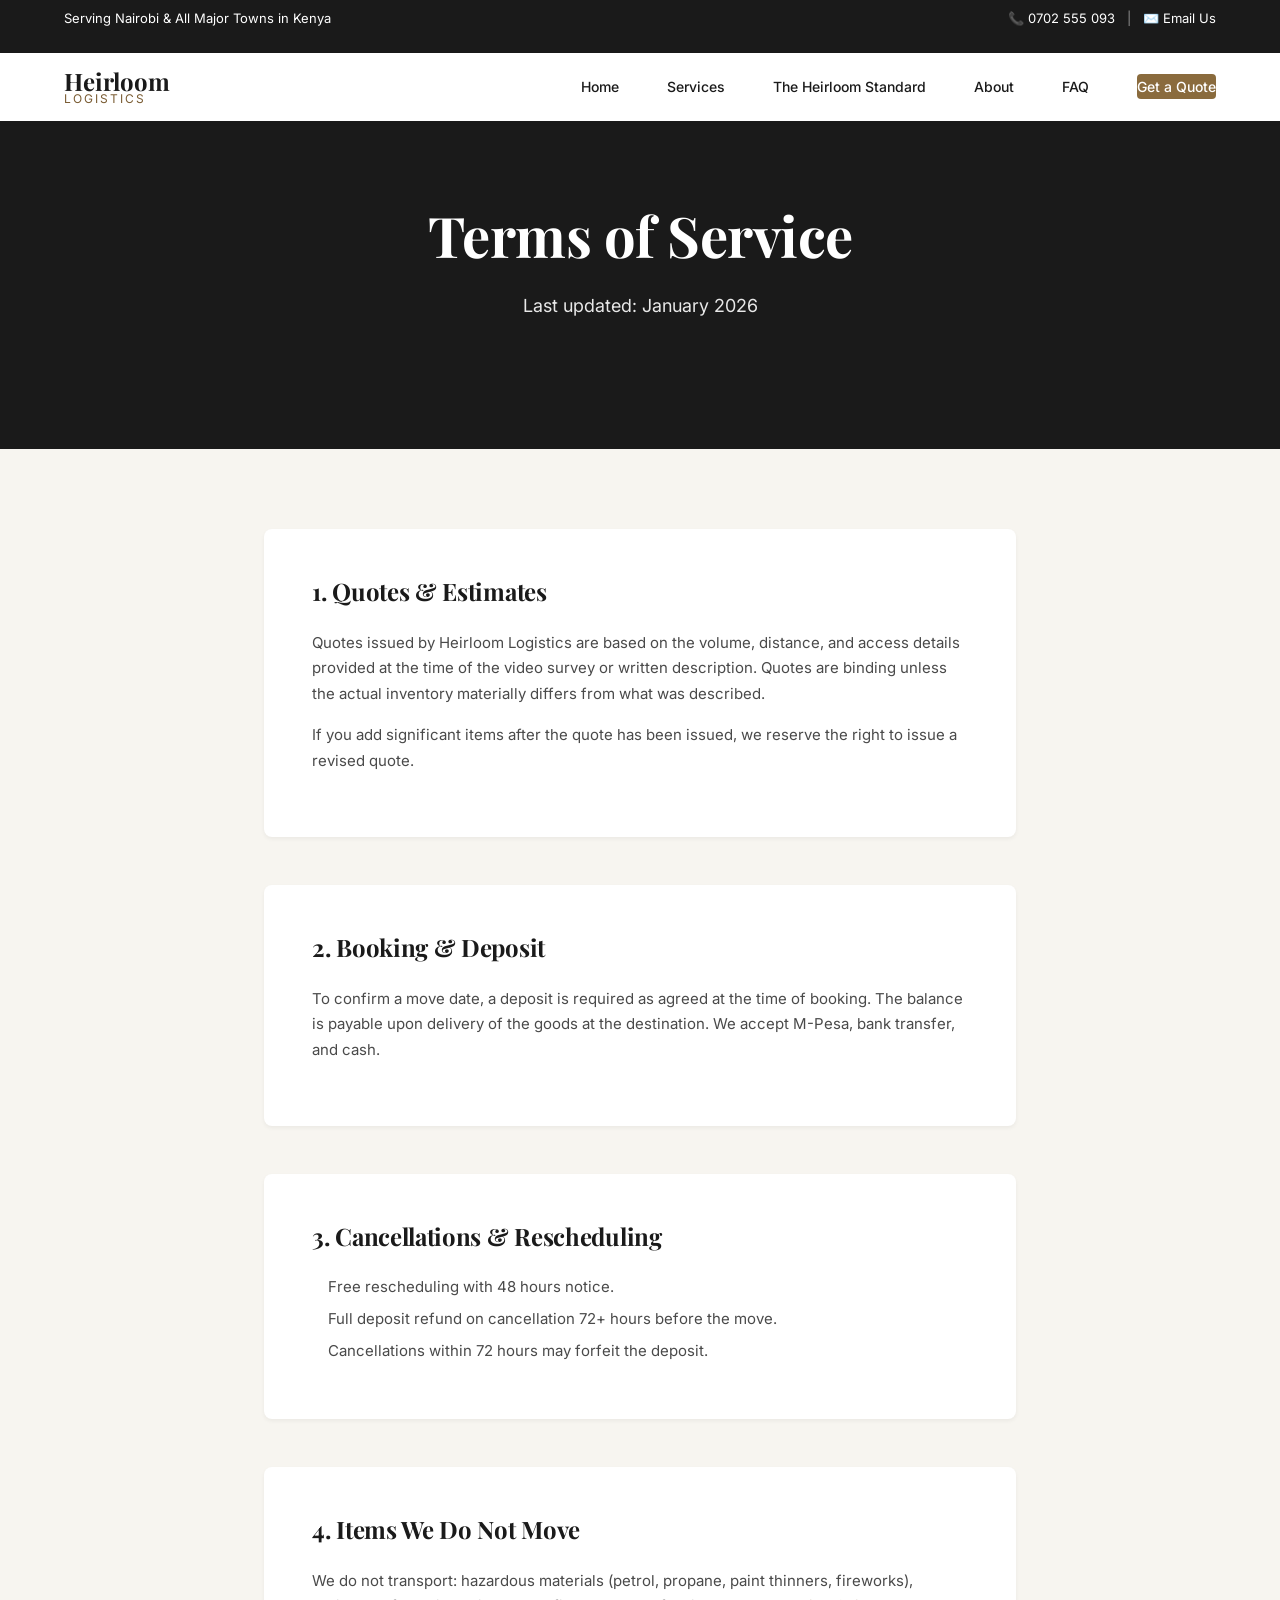
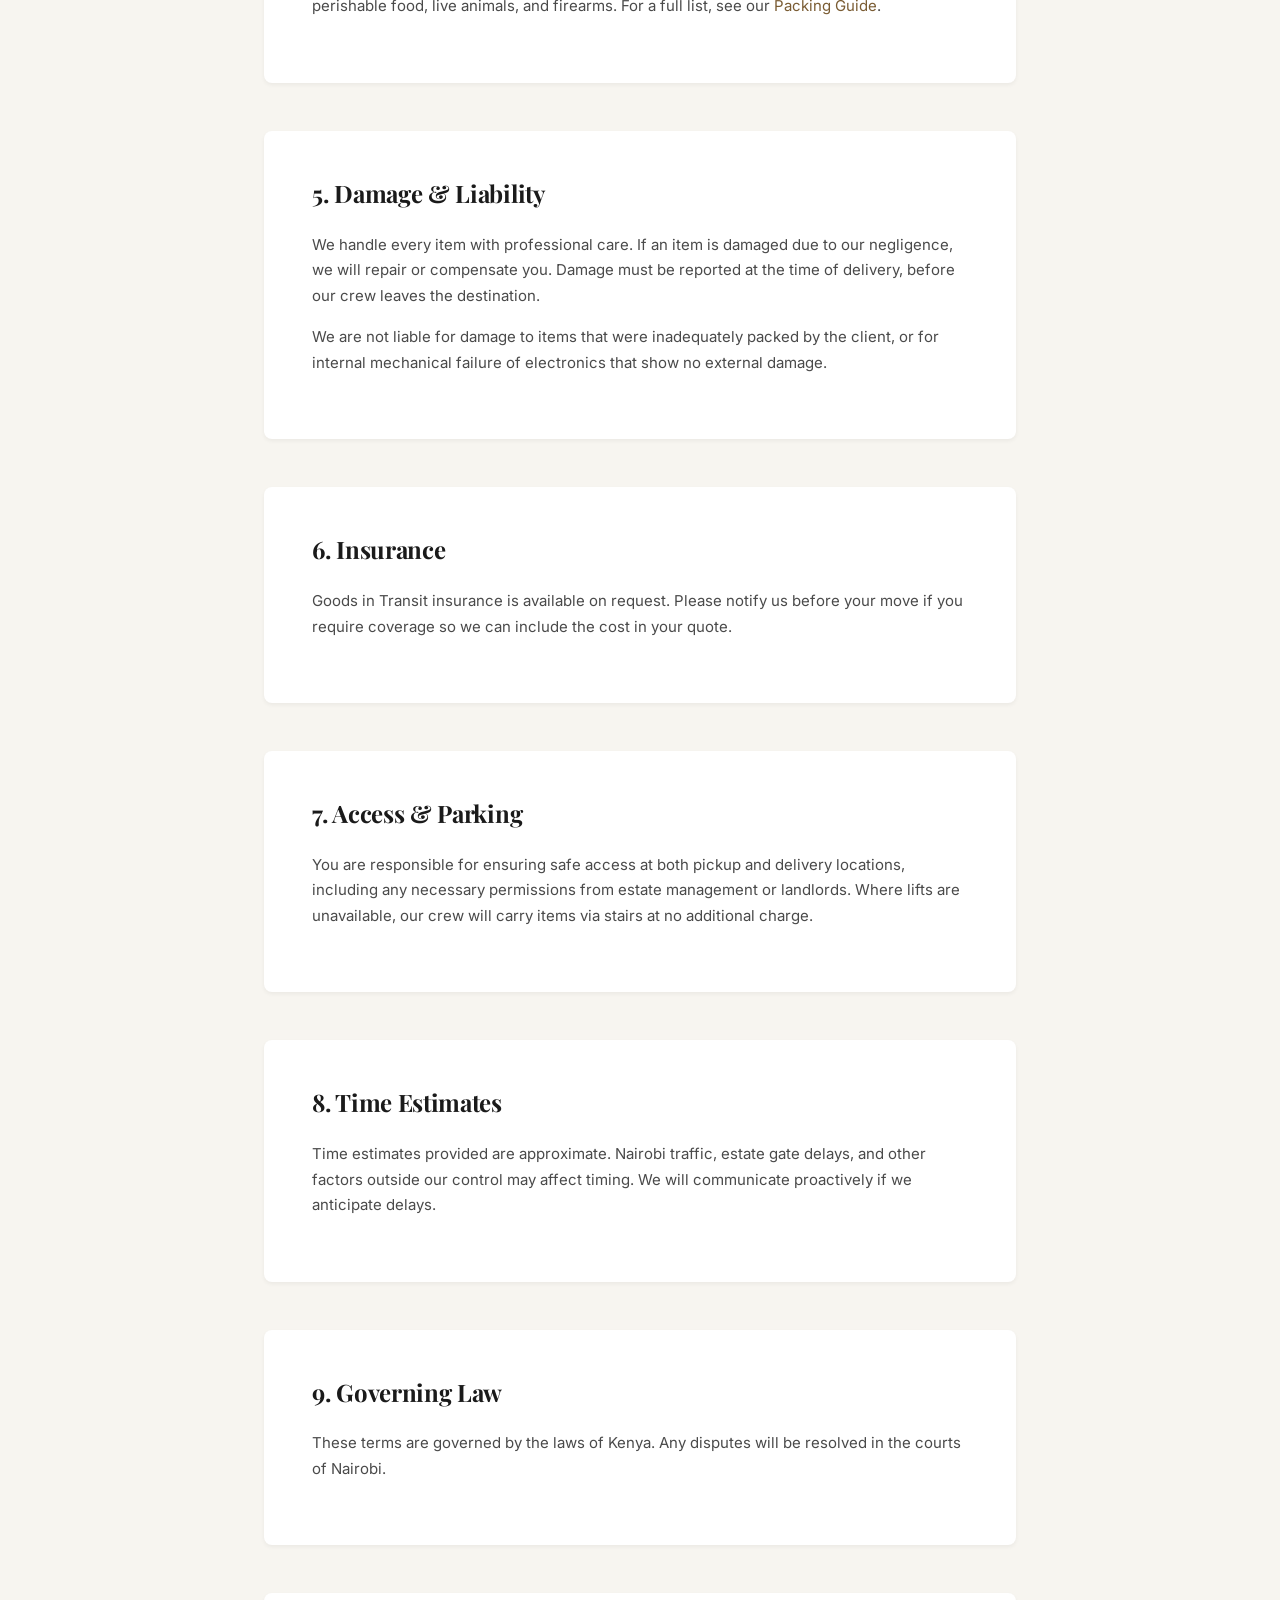
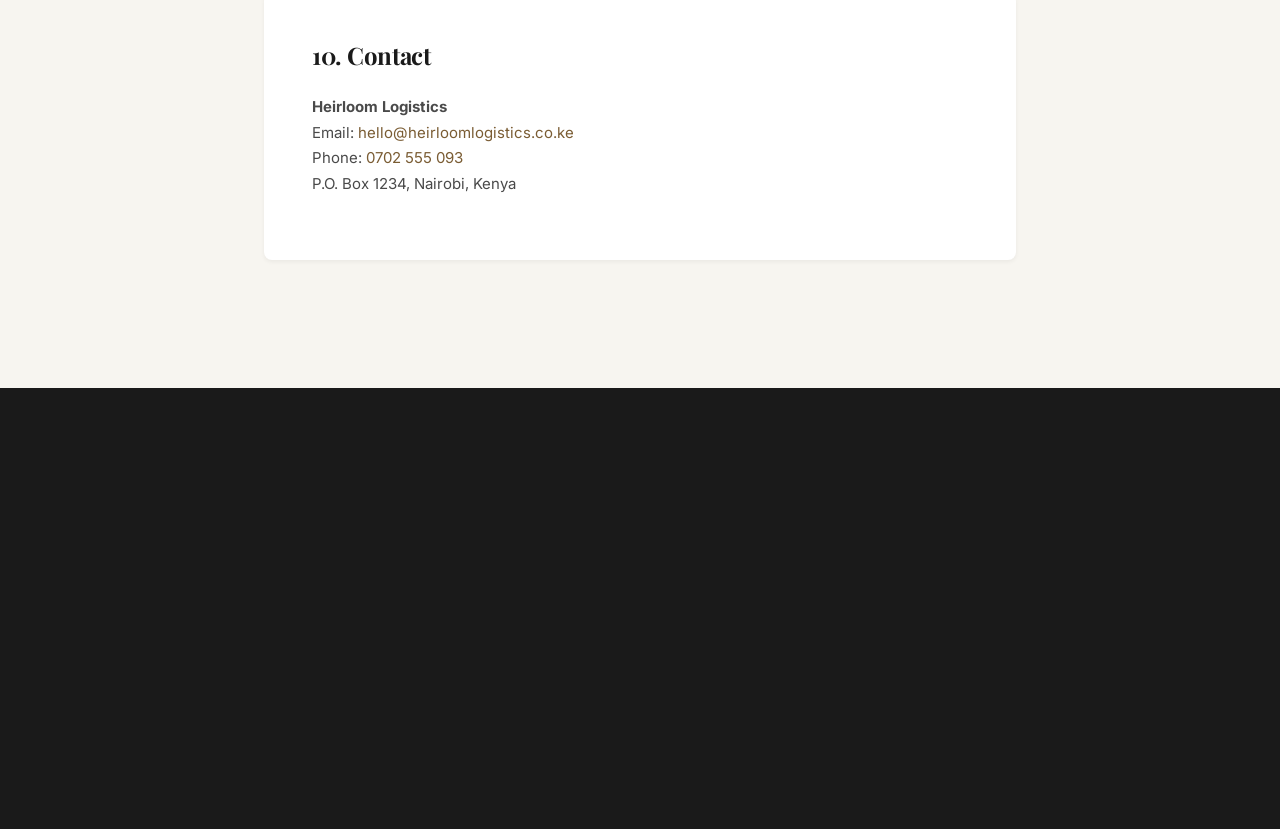
<file: terms.html>
<!DOCTYPE html>
<html lang="en-KE">
<head>
    <meta charset="UTF-8">
    <meta name="viewport" content="width=device-width, initial-scale=1.0">
    <title>Terms of Service | Heirloom Logistics</title>
    <meta name="description" content="The terms and conditions governing moving services provided by Heirloom Logistics.">
    <meta name="robots" content="noindex, follow">
    <link rel="canonical" href="https://heirloomlogistics.co.ke/terms.html">

    <link rel="icon" href="/favicon.ico" sizes="any">
    <link rel="icon" href="/favicon.svg" type="image/svg+xml">
    <link rel="apple-touch-icon" href="/apple-touch-icon.png">
    <meta name="theme-color" content="#1A1A1A">

    <link rel="preconnect" href="https://fonts.googleapis.com">
    <link rel="preconnect" href="https://fonts.gstatic.com" crossorigin>
    <link href="https://fonts.googleapis.com/css2?family=Playfair+Display:wght@700&family=Inter:wght@400;500;600&display=swap" rel="stylesheet">
    <link rel="stylesheet" href="style.css">
    <link rel="stylesheet" href="packing-guide.css">
</head>
<body>
    <a href="#main-content" class="skip-link">Skip to main content</a>

    <div class="utility-bar">
        <div class="container">
            <p class="utility-left">Serving Nairobi &amp; All Major Towns in Kenya</p>
            <p class="utility-right">
                <a href="tel:+254702555093">📞 0702 555 093</a>
                <span class="divider">|</span>
                <a href="mailto:hello@heirloomlogistics.co.ke">✉️ Email Us</a>
            </p>
        </div>
    </div>

    <header class="site-header" id="site-header">
        <div class="container nav-container">
            <a href="/" class="logo" aria-label="Heirloom Logistics Home">
                <span class="logo-main">Heirloom</span>
                <span class="logo-sub">Logistics</span>
            </a>
            <nav class="main-nav" id="main-nav" aria-label="Main Navigation">
                <ul>
                    <li><a href="/">Home</a></li>
                    <li><a href="services.html">Services</a></li>
                    <li><a href="heirloom-standard.html">The Heirloom Standard</a></li>
                    <li><a href="about.html">About</a></li>
                    <li><a href="faq.html">FAQ</a></li>
                    <li><a href="contact.html" class="nav-cta">Get a Quote</a></li>
                </ul>
            </nav>
            <button class="hamburger" id="hamburger" aria-label="Toggle Menu" aria-expanded="false" type="button">
                <span></span><span></span><span></span>
            </button>
        </div>
    </header>

    <main id="main-content" tabindex="-1">
        <section class="guide-hero">
            <div class="container">
                <h1>Terms of Service</h1>
                <p class="guide-subheadline">Last updated: January 2026</p>
            </div>
        </section>

        <section class="guide-content">
            <div class="container guide-container">
                <div class="guide-section">
                    <h2>1. Quotes &amp; Estimates</h2>
                    <p>Quotes issued by Heirloom Logistics are based on the volume, distance, and access details provided at the time of the video survey or written description. Quotes are binding unless the actual inventory materially differs from what was described.</p>
                    <p>If you add significant items after the quote has been issued, we reserve the right to issue a revised quote.</p>
                </div>

                <div class="guide-section">
                    <h2>2. Booking &amp; Deposit</h2>
                    <p>To confirm a move date, a deposit is required as agreed at the time of booking. The balance is payable upon delivery of the goods at the destination. We accept M-Pesa, bank transfer, and cash.</p>
                </div>

                <div class="guide-section">
                    <h2>3. Cancellations &amp; Rescheduling</h2>
                    <ul>
                        <li>Free rescheduling with 48 hours notice.</li>
                        <li>Full deposit refund on cancellation 72+ hours before the move.</li>
                        <li>Cancellations within 72 hours may forfeit the deposit.</li>
                    </ul>
                </div>

                <div class="guide-section">
                    <h2>4. Items We Do Not Move</h2>
                    <p>We do not transport: hazardous materials (petrol, propane, paint thinners, fireworks), perishable food, live animals, and firearms. For a full list, see our <a href="packing-guide.html">Packing Guide</a>.</p>
                </div>

                <div class="guide-section">
                    <h2>5. Damage &amp; Liability</h2>
                    <p>We handle every item with professional care. If an item is damaged due to our negligence, we will repair or compensate you. Damage must be reported at the time of delivery, before our crew leaves the destination.</p>
                    <p>We are not liable for damage to items that were inadequately packed by the client, or for internal mechanical failure of electronics that show no external damage.</p>
                </div>

                <div class="guide-section">
                    <h2>6. Insurance</h2>
                    <p>Goods in Transit insurance is available on request. Please notify us before your move if you require coverage so we can include the cost in your quote.</p>
                </div>

                <div class="guide-section">
                    <h2>7. Access &amp; Parking</h2>
                    <p>You are responsible for ensuring safe access at both pickup and delivery locations, including any necessary permissions from estate management or landlords. Where lifts are unavailable, our crew will carry items via stairs at no additional charge.</p>
                </div>

                <div class="guide-section">
                    <h2>8. Time Estimates</h2>
                    <p>Time estimates provided are approximate. Nairobi traffic, estate gate delays, and other factors outside our control may affect timing. We will communicate proactively if we anticipate delays.</p>
                </div>

                <div class="guide-section">
                    <h2>9. Governing Law</h2>
                    <p>These terms are governed by the laws of Kenya. Any disputes will be resolved in the courts of Nairobi.</p>
                </div>

                <div class="guide-section">
                    <h2>10. Contact</h2>
                    <p>
                        <strong>Heirloom Logistics</strong><br>
                        Email: <a href="mailto:hello@heirloomlogistics.co.ke">hello@heirloomlogistics.co.ke</a><br>
                        Phone: <a href="tel:+254702555093">0702 555 093</a><br>
                        P.O. Box 1234, Nairobi, Kenya
                    </p>
                </div>
            </div>
        </section>
    </main>

    <footer class="site-footer">
        <div class="container footer-grid">
            <div class="footer-col">
                <h3>Heirloom Logistics</h3>
                <p>Moving You Forward.</p>
                <p>Proudly serving Nairobi, Kiambu, Machakos, and all 47 Counties.</p>
            </div>
            <div class="footer-col">
                <h4>Services</h4>
                <ul>
                    <li><a href="services.html#local-moving">House Moving</a></li>
                    <li><a href="services.html#long-distance">Long Distance</a></li>
                    <li><a href="services.html#single-item">Parcel Delivery</a></li>
                    <li><a href="services.html#office-relocation">Office Moving</a></li>
                </ul>
            </div>
            <div class="footer-col">
                <h4>Service Areas</h4>
                <ul>
                    <li><a href="service-areas.html#nairobi">Nairobi</a></li>
                    <li><a href="service-areas.html#mombasa">Mombasa</a></li>
                    <li><a href="service-areas.html#kisumu">Kisumu</a></li>
                    <li><a href="service-areas.html#nakuru">Nakuru</a></li>
                </ul>
            </div>
            <div class="footer-col">
                <h4>Quick Links</h4>
                <ul>
                    <li><a href="heirloom-standard.html">The Heirloom Standard</a></li>
                    <li><a href="about.html">About Us</a></li>
                    <li><a href="faq.html">FAQ</a></li>
                    <li><a href="contact.html">Get a Quote</a></li>
                </ul>
            </div>
            <div class="footer-col">
                <h4>Contact</h4>
                <ul>
                    <li><a href="tel:+254702555093">0702 555 093</a></li>
                    <li><a href="mailto:hello@heirloomlogistics.co.ke">hello@heirloomlogistics.co.ke</a></li>
                    <li>P.O. Box 1234, Nairobi</li>
                </ul>
            </div>
        </div>
        <div class="footer-bottom">
            <p>&copy; <span id="current-year">2026</span> Heirloom Logistics. All rights reserved. | <a href="privacy.html">Privacy</a> | <a href="terms.html">Terms</a></p>
        </div>
    </footer>

    <div class="sticky-mobile-cta" aria-label="Quick Contact">
        <a href="tel:+254702555093" class="sticky-call">📞 Call</a>
        <a href="https://wa.me/254702555093?text=Hello%20Heirloom%20Logistics%2C%20I%20need%20a%20moving%20quote." class="sticky-whatsapp" target="_blank" rel="noopener noreferrer">💬 WhatsApp</a>
    </div>

    <script src="script.js" defer></script>
</body>
</html>
</file>
<file: style.css>
/* ============================================
   Heirloom Logistics - Production Stylesheet
   Version 5.0
   ============================================ */

:root {
    /* Colours */
    --color-charcoal: #1A1A1A;
    --color-ivory: #F7F5F0;
    --color-white: #FFFFFF;

    /* Gold — three roles, three values */
    --color-gold: #B08D57;          /* decorative only: borders, icons on dark */
    --color-gold-light: #D4B784;    /* labels on dark overlays */
    --color-gold-dark: #7A5C33;     /* body text on light — 5.66:1 on ivory */
    --color-gold-fill: #8A6B3D;     /* button fill w/ white text — 4.84:1 */

    /* WhatsApp — darkened for AA compliance */
    --color-whatsapp: #0B7A6B;      /* 5.24:1 with white */
    --color-whatsapp-dark: #085D51;

    --color-slate: #4A4A4A;
    --color-light-gray: #E8E6E1;
    --color-soft-beige: #EFECE6;
    --color-success: #4CAF50;
    --color-danger: #dc3545;

    /* Typography */
    --font-heading: 'Playfair Display', Georgia, serif;
    --font-body: 'Inter', Helvetica, Arial, sans-serif;

    /* Spacing */
    --spacing-xs: 8px;
    --spacing-sm: 16px;
    --spacing-md: 24px;
    --spacing-lg: 48px;
    --spacing-xl: 80px;
    --spacing-xxl: 120px;

    /* Container */
    --container-max: 1200px;
    --container-padding: 24px;

    /* Border Radius */
    --radius-sm: 4px;
    --radius-md: 8px;
    --radius-lg: 12px;

    /* Transitions */
    --transition-fast: 0.2s ease;
    --transition-medium: 0.3s ease;
    --transition-slow: 0.5s ease;

    /* Shadows */
    --shadow-sm: 0 2px 4px rgba(0,0,0,0.05);
    --shadow-md: 0 4px 12px rgba(0,0,0,0.08);
    --shadow-lg: 0 8px 24px rgba(0,0,0,0.1);

    /* Overlay */
    --hero-overlay: rgba(26, 26, 26, 0.78);
    --hero-overlay-light: rgba(26, 26, 26, 0.7);
    --hero-text-shadow: 0 2px 12px rgba(0, 0, 0, 0.75),
                        0 1px 3px rgba(0, 0, 0, 0.6);
}

/* ============================================
   Reset & Base
   ============================================ */
*, *::before, *::after { margin: 0; padding: 0; box-sizing: border-box; }

html { scroll-behavior: smooth; -webkit-text-size-adjust: 100%; }

body {
    font-family: var(--font-body);
    font-size: 16px;
    line-height: 1.6;
    color: var(--color-slate);
    background-color: var(--color-ivory);
}

h1, h2, h3, h4, h5, h6 {
    font-family: var(--font-heading);
    color: var(--color-charcoal);
    line-height: 1.2;
    font-weight: 700;
}
h1 { font-size: clamp(32px, 5vw, 56px); letter-spacing: -0.5px; margin-bottom: var(--spacing-md); }
h2 { font-size: clamp(28px, 4vw, 40px); letter-spacing: -0.3px; margin-bottom: var(--spacing-sm); }
h3 { font-size: clamp(20px, 3vw, 28px); margin-bottom: var(--spacing-xs); }
p { margin-bottom: var(--spacing-sm); }
a { color: var(--color-gold-dark); text-decoration: none; transition: color var(--transition-fast); }
a:hover, a:focus-visible { color: var(--color-charcoal); }
img { max-width: 100%; height: auto; display: block; }
ul { list-style: none; }

/* Accessibility */
.skip-link {
    position: absolute;
    top: -100%;
    left: 50%;
    transform: translateX(-50%);
    background: var(--color-charcoal);
    color: var(--color-white);
    padding: var(--spacing-sm) var(--spacing-md);
    z-index: 9999;
    transition: top var(--transition-medium);
}
.skip-link:focus { top: 0; color: var(--color-white); }

.sr-only {
    position: absolute; width: 1px; height: 1px; padding: 0; margin: -1px;
    overflow: hidden; clip: rect(0,0,0,0); white-space: nowrap; border: 0;
}
:focus-visible { outline: 3px solid var(--color-gold); outline-offset: 2px; }

/* Keyframes */
@keyframes spin { to { transform: rotate(360deg); } }
@keyframes slideIn {
    from { opacity: 0; transform: translateY(-10px); }
    to { opacity: 1; transform: translateY(0); }
}
@keyframes fadeIn {
    from { opacity: 0; transform: translateY(-10px); }
    to { opacity: 1; transform: translateY(0); }
}

/* Form feedback */
.spinner {
    display: inline-block; width: 16px; height: 16px;
    border: 2px solid rgba(255,255,255,0.3); border-radius: 50%;
    border-top-color: #fff; animation: spin 0.6s linear infinite;
    margin-right: 8px; vertical-align: middle;
}
.btn.loading { opacity: 0.7; cursor: not-allowed; }
.form-error {
    background-color: #f8d7da; color: #721c24;
    padding: 12px 16px; border-radius: var(--radius-sm);
    margin-top: var(--spacing-sm); text-align: center;
    font-size: 14px; animation: slideIn 0.3s ease;
}
.form-success {
    display: flex;
    flex-direction: column;
    gap: 4px;
    background-color: #E8F5E9;
    color: #1B5E20;
    padding: 14px 18px;
    border-radius: var(--radius-sm);
    border-left: 4px solid var(--color-success);
    margin-bottom: var(--spacing-md);
    font-size: 14px;
    line-height: 1.5;
    animation: slideIn 0.3s ease;
}
.form-success strong { font-weight: 600; display: block; }
.form-success a {
    color: #1B5E20;
    text-decoration: underline;
    font-weight: 500;
}
.form-success a:hover,
.form-success a:focus-visible { color: var(--color-charcoal); }
.form-noscript {
    text-align: center;
    font-size: 15px;
    color: var(--color-slate);
    margin-bottom: var(--spacing-md);
}
.checklist-category input[type="checkbox"]:checked + label {
    text-decoration: line-through; color: #999; transition: all 0.3s ease;
}

/* Container */
.container {
    max-width: var(--container-max);
    margin: 0 auto;
    padding: 0 var(--container-padding);
}

/* ============================================
   Buttons
   ============================================ */
.btn {
    display: inline-flex; align-items: center; justify-content: center;
    padding: 16px 32px; font-family: var(--font-body); font-size: 15px;
    font-weight: 500; text-transform: uppercase; letter-spacing: 1.5px;
    border-radius: var(--radius-sm); cursor: pointer;
    transition: all var(--transition-medium); text-align: center;
    border: 2px solid transparent; text-decoration: none; min-height: 48px;
}
.btn-primary {
    background-color: var(--color-gold-fill);
    color: var(--color-white);
    border-color: var(--color-gold-fill);
}
.btn-primary:hover, .btn-primary:focus-visible {
    background-color: var(--color-charcoal);
    border-color: var(--color-charcoal);
    color: var(--color-white);
}
.btn-secondary { background-color: transparent; color: var(--color-charcoal); border-color: var(--color-charcoal); }
.btn-secondary:hover, .btn-secondary:focus-visible {
    background-color: var(--color-charcoal); color: var(--color-white);
}
.btn-whatsapp {
    background-color: var(--color-whatsapp);
    color: var(--color-white);
    border-color: var(--color-whatsapp);
}
.btn-whatsapp:hover, .btn-whatsapp:focus-visible {
    background-color: var(--color-whatsapp-dark);
    border-color: var(--color-whatsapp-dark);
    color: var(--color-white);
}
.btn-outline-light { background-color: transparent; color: var(--color-white); border-color: var(--color-white); }
.btn-outline-light:hover, .btn-outline-light:focus-visible {
    background-color: var(--color-white); color: var(--color-charcoal);
}
.btn-outline-dark { background-color: transparent; color: var(--color-charcoal); border-color: var(--color-charcoal); }
.btn-outline-dark:hover, .btn-outline-dark:focus-visible {
    background-color: var(--color-charcoal); color: var(--color-white);
}
.btn-text {
    display: inline-block; font-weight: 500; letter-spacing: 0.5px;
    border-bottom: 2px solid var(--color-gold); padding-bottom: 4px;
    transition: all var(--transition-fast); color: var(--color-gold-dark);
}
.btn-text:hover, .btn-text:focus-visible { border-bottom-color: var(--color-charcoal); color: var(--color-charcoal); }
.btn-block { width: 100%; margin-top: var(--spacing-sm); }

/* ============================================
   Utility Bar
   ============================================ */
.utility-bar {
    background-color: var(--color-charcoal); color: var(--color-white);
    padding: var(--spacing-xs) 0; font-size: 13px;
}
.utility-bar .container {
    display: flex; justify-content: space-between; align-items: center;
    flex-wrap: wrap; gap: var(--spacing-xs);
}
.utility-bar a {
    color: var(--color-white); text-decoration: none;
    display: inline-flex; align-items: center; gap: 6px;
}
.utility-bar a:hover, .utility-bar a:focus-visible { color: var(--color-gold-light); }
.utility-bar .divider { margin: 0 var(--spacing-xs); opacity: 0.5; }

/* ============================================
   Header & Navigation
   ============================================ */
.site-header {
    background-color: var(--color-white);
    box-shadow: var(--shadow-sm);
    position: sticky; top: 0; z-index: 1000;
    transition: box-shadow var(--transition-medium);
}
.site-header.scrolled { box-shadow: var(--shadow-md); }
.nav-container {
    display: flex; justify-content: space-between; align-items: center;
    padding-top: var(--spacing-sm); padding-bottom: var(--spacing-sm);
}
.logo { display: flex; flex-direction: column; line-height: 1; text-decoration: none; }
.logo-main { font-family: var(--font-heading); font-size: 24px; font-weight: 700; color: var(--color-charcoal); }
.logo-sub { font-size: 12px; text-transform: uppercase; letter-spacing: 2px; color: var(--color-gold-dark); }

.main-nav ul {
    display: flex; list-style: none; gap: var(--spacing-lg); align-items: center;
}
.main-nav a {
    color: var(--color-charcoal); font-weight: 500; font-size: 14px;
    transition: color var(--transition-fast); position: relative;
    text-decoration: none; padding: 4px 0;
}
.main-nav a:hover, .main-nav a:focus-visible, .main-nav a.active { color: var(--color-gold-dark); }
.main-nav a.active::after {
    content: ''; position: absolute; bottom: -4px; left: 0;
    width: 100%; height: 2px; background-color: var(--color-gold);
}
.nav-cta {
    background-color: var(--color-gold-fill);
    color: var(--color-white) !important;
    padding: 10px 20px; border-radius: var(--radius-sm);
    transition: background-color var(--transition-fast);
}
.nav-cta:hover, .nav-cta:focus-visible {
    background-color: var(--color-charcoal); color: var(--color-white) !important;
}
.nav-cta.active::after { display: none; }

/* Hamburger */
.hamburger {
    display: none; flex-direction: column; gap: 5px;
    background: none; border: none; cursor: pointer;
    padding: 8px; min-width: 44px; min-height: 44px;
    align-items: center; justify-content: center;
}
.hamburger span {
    width: 25px; height: 2px; background-color: var(--color-charcoal);
    transition: all var(--transition-medium);
}
.hamburger.active span:nth-child(1) { transform: rotate(45deg) translate(5px, 5px); }
.hamburger.active span:nth-child(2) { opacity: 0; }
.hamburger.active span:nth-child(3) { transform: rotate(-45deg) translate(5px, -5px); }

/* ============================================
   Hero Sections
   ============================================ */
.hero,
.services-hero,
.about-hero,
.standard-hero,
.faq-hero,
.contact-hero,
.areas-hero {
    position: relative;
    isolation: isolate;
    overflow: hidden;
    background-color: var(--color-charcoal);
    color: var(--color-white);
}

.hero-media {
    position: absolute;
    inset: 0;
    width: 100%;
    height: 100%;
    object-fit: cover;
    object-position: center;
    z-index: -2;
}

.hero::after,
.services-hero::after,
.about-hero::after,
.standard-hero::after,
.faq-hero::after,
.contact-hero::after,
.areas-hero::after {
    content: "";
    position: absolute;
    inset: 0;
    z-index: -1;
}
.hero::after { background: var(--hero-overlay-light); }
.services-hero::after,
.about-hero::after,
.standard-hero::after,
.faq-hero::after,
.contact-hero::after,
.areas-hero::after { background: var(--hero-overlay); }

.hero { min-height: 80vh; display: flex; align-items: center; }
.hero-content { position: relative; z-index: 1; max-width: 800px; }

.services-hero,
.about-hero,
.standard-hero,
.faq-hero,
.contact-hero,
.areas-hero {
    padding: var(--spacing-xl) 0;
    text-align: center;
}

.hero h1,
.services-hero h1,
.about-hero h1,
.standard-hero h1,
.faq-hero h1,
.contact-hero h1,
.areas-hero h1 { color: var(--color-white); }

.hero p,
.services-hero p,
.about-hero p,
.standard-hero p,
.faq-hero p,
.contact-hero p,
.areas-hero p { color: var(--color-white); }

.hero h1,
.hero-subheadline,
.hero-trust,
.services-hero h1, .services-hero p,
.about-hero h1,    .about-hero p,
.standard-hero h1, .standard-hero p,
.faq-hero h1,      .faq-hero p,
.contact-hero h1,  .contact-hero p,
.areas-hero h1,    .areas-hero p {
    text-shadow: var(--hero-text-shadow);
}
.hero-cta .btn { text-shadow: none; }

.hero .section-label,
.services-hero .section-label,
.about-hero .section-label,
.standard-hero .section-label,
.faq-hero .section-label,
.contact-hero .section-label,
.areas-hero .section-label,
.guide-hero .section-label {
    color: var(--color-gold-light);
    text-shadow: 0 1px 4px rgba(0, 0, 0, 0.6);
}

.hero-subheadline {
    font-size: 18px; line-height: 1.7;
    margin-bottom: var(--spacing-lg);
    color: rgba(255, 255, 255, 0.92);
}
.hero-cta { display: flex; gap: var(--spacing-md); flex-wrap: wrap; margin-bottom: var(--spacing-lg); }
.hero-trust { font-size: 14px; color: rgba(255, 255, 255, 0.88); }

/* ============================================
   Trust Bar
   ============================================ */
.trust-bar {
    background-color: var(--color-white);
    padding: var(--spacing-lg) 0;
    border-bottom: 1px solid var(--color-light-gray);
}
.trust-bar .container {
    display: flex; justify-content: space-around; flex-wrap: wrap; gap: var(--spacing-md);
}
.trust-item { text-align: center; }
.trust-number {
    display: block; font-family: var(--font-heading);
    font-size: 36px; font-weight: 700; color: var(--color-gold-dark);
}
.trust-label { font-size: 14px; color: var(--color-slate); }

/* ============================================
   Section Headers & Labels
   ============================================ */
.section-header { text-align: center; max-width: 700px; margin: 0 auto var(--spacing-xl); }
.section-header h2 { margin-bottom: var(--spacing-sm); }
.section-header p { font-size: 17px; color: var(--color-slate); }
.section-label {
    display: inline-block; font-size: 13px; text-transform: uppercase;
    letter-spacing: 2px; color: var(--color-gold-dark);
    font-weight: 600; margin-bottom: var(--spacing-sm);
}

/* ============================================
   Problem Section
   ============================================ */
.problem-section { padding: var(--spacing-xxl) 0; background-color: var(--color-ivory); }
.feature-grid {
    display: grid; grid-template-columns: repeat(auto-fit, minmax(280px, 1fr));
    gap: var(--spacing-lg); margin-top: var(--spacing-xl);
}
.feature-card {
    background-color: var(--color-white); padding: var(--spacing-lg);
    border-radius: var(--radius-md); box-shadow: var(--shadow-sm);
    transition: transform var(--transition-medium), box-shadow var(--transition-medium);
}
.feature-card:hover { transform: translateY(-4px); box-shadow: var(--shadow-md); }
.feature-icon { font-size: 40px; margin-bottom: var(--spacing-md); }
.feature-card h3 { font-size: 20px; margin-bottom: var(--spacing-xs); }
.feature-card p { font-size: 15px; color: var(--color-slate); }

/* ============================================
   Process Section
   ============================================ */
.process-section { padding: var(--spacing-xxl) 0; background-color: var(--color-white); }
.process-grid {
    display: grid; grid-template-columns: repeat(auto-fit, minmax(240px, 1fr));
    gap: var(--spacing-lg); margin-bottom: var(--spacing-xl);
}
.process-step { text-align: center; padding: var(--spacing-lg); position: relative; }
.step-number {
    font-family: var(--font-heading); font-size: 48px; font-weight: 700;
    color: var(--color-gold); opacity: 0.3; margin-bottom: var(--spacing-sm);
}
.process-step h3 { font-size: 20px; margin-bottom: var(--spacing-xs); }
.process-step p { font-size: 14px; color: var(--color-slate); }
.center-cta { text-align: center; }

/* ============================================
   Services Showcase
   ============================================ */
.services-showcase { padding: var(--spacing-xxl) 0; background-color: var(--color-ivory); }
.service-block {
    display: grid; grid-template-columns: 1fr 1fr;
    gap: var(--spacing-xl); margin-bottom: var(--spacing-xl); align-items: center;
}
.service-block.reverse { direction: rtl; }
.service-block.reverse > * { direction: ltr; }

.service-image,
.story-image-placeholder,
.founder-image,
.team-photo {
    position: relative;
    overflow: hidden;
    background-color: var(--color-soft-beige);
    border-radius: var(--radius-md);
}
.service-image img,
.story-image-placeholder img,
.founder-image img,
.team-photo img {
    position: absolute;
    inset: 0;
    width: 100%;
    height: 100%;
    object-fit: cover;
    object-position: center;
}
.service-image { min-height: 300px; border: 1px solid var(--color-light-gray); }
.story-image-placeholder { min-height: 400px; border-radius: var(--radius-lg); }
.founder-image { min-height: 300px; }
.team-photo {
    border-radius: 50%; width: 120px; height: 120px; min-height: 0;
    margin: 0 auto var(--spacing-sm);
}

.service-content { padding: var(--spacing-lg); }
.service-tag {
    display: inline-block; font-size: 12px; text-transform: uppercase;
    letter-spacing: 2px; color: var(--color-gold-dark); font-weight: 600;
    margin-bottom: var(--spacing-xs);
}
.service-content h3 { font-size: 28px; margin-bottom: var(--spacing-sm); }
.service-content p { margin-bottom: var(--spacing-md); }

/* ============================================
   Testimonials
   ============================================ */
.testimonials { padding: var(--spacing-xxl) 0; background-color: var(--color-white); }
.testimonial-grid {
    display: grid; grid-template-columns: repeat(auto-fit, minmax(300px, 1fr));
    gap: var(--spacing-lg);
}
.testimonial-card {
    background-color: var(--color-ivory); padding: var(--spacing-lg);
    border-radius: var(--radius-md); box-shadow: var(--shadow-sm);
}
.stars { color: var(--color-gold-dark); font-size: 20px; margin-bottom: var(--spacing-sm); }
.testimonial-card blockquote {
    font-style: italic; margin-bottom: var(--spacing-sm); color: var(--color-slate);
}
.testimonial-card cite { font-style: normal; font-weight: 500; color: var(--color-charcoal); }

/* ============================================
   Guarantee Sections
   ============================================ */
.guarantee-section, .standard-guarantee {
    padding: var(--spacing-xxl) 0; background-color: var(--color-charcoal);
    color: var(--color-white); text-align: center;
}
.guarantee-section h2, .standard-guarantee h2 {
    color: var(--color-white); margin-bottom: var(--spacing-sm);
}
.guarantee-sub { color: rgba(255,255,255,0.8); max-width: 600px; margin: 0 auto var(--spacing-xl); }
.guarantee-grid, .guarantee-items {
    display: grid; grid-template-columns: repeat(auto-fit, minmax(250px, 1fr));
    gap: var(--spacing-lg); margin-bottom: var(--spacing-xl);
}
.guarantee-item {
    padding: var(--spacing-lg); border: 1px solid rgba(255,255,255,0.1);
    border-radius: var(--radius-md);
}
.guarantee-item h3 { color: var(--color-gold-light); font-size: 20px; margin-bottom: var(--spacing-xs); }
.guarantee-item p { color: rgba(255,255,255,0.8); font-size: 14px; }

/* ============================================
   Founder Section
   ============================================ */
.founder-section { padding: var(--spacing-xxl) 0; background-color: var(--color-ivory); }
.founder-container {
    display: grid; grid-template-columns: 300px 1fr;
    gap: var(--spacing-xl); align-items: center;
}
.founder-content h2 { margin-bottom: var(--spacing-md); }
.founder-content p { font-size: 17px; line-height: 1.8; }
.founder-name { font-weight: 500; color: var(--color-charcoal); }

/* ============================================
   Final CTA
   ============================================ */
.final-cta { padding: var(--spacing-xxl) 0; background-color: var(--color-white); text-align: center; }
.final-cta h2 { margin-bottom: var(--spacing-sm); }
.final-cta p { max-width: 600px; margin: 0 auto var(--spacing-lg); }
.cta-buttons {
    display: flex; gap: var(--spacing-md); justify-content: center;
    flex-wrap: wrap; margin-bottom: var(--spacing-sm);
}
.micro-copy { font-size: 13px; color: #767676; }

/* ============================================
   Footer
   ============================================ */
.site-footer {
    background-color: var(--color-charcoal); color: var(--color-white);
    padding: var(--spacing-xl) 0 var(--spacing-md);
}
.footer-grid {
    display: grid; grid-template-columns: repeat(auto-fit, minmax(180px, 1fr));
    gap: var(--spacing-lg); margin-bottom: var(--spacing-xl);
}
.footer-col h3 {
    font-family: var(--font-heading); color: var(--color-white);
    font-size: 24px; margin-bottom: var(--spacing-sm);
}
.footer-col h4 {
    color: var(--color-gold-light); font-size: 16px; margin-bottom: var(--spacing-sm);
    font-family: var(--font-body); text-transform: uppercase; letter-spacing: 1px;
}
.footer-col ul { list-style: none; }
.footer-col ul li { margin-bottom: var(--spacing-xs); }
.footer-col a {
    color: rgba(255,255,255,0.8); text-decoration: none;
    transition: color var(--transition-fast);
}
.footer-col a:hover, .footer-col a:focus-visible { color: var(--color-gold-light); }
.footer-col p { color: rgba(255,255,255,0.8); font-size: 14px; }
.footer-bottom {
    border-top: 1px solid rgba(255,255,255,0.1);
    padding-top: var(--spacing-md); text-align: center;
    font-size: 13px; color: rgba(255,255,255,0.75);
}
.footer-bottom a { color: rgba(255,255,255,0.75); }
.footer-bottom a:hover, .footer-bottom a:focus-visible { color: var(--color-gold-light); }

/* ============================================
   Sticky Mobile CTA
   ============================================ */
.sticky-mobile-cta {
    display: none; position: fixed; bottom: 0; left: 0; right: 0;
    z-index: 999; background-color: var(--color-white);
    box-shadow: 0 -2px 10px rgba(0,0,0,0.1);
}
.sticky-mobile-cta a {
    flex: 1; text-align: center; padding: var(--spacing-sm);
    font-weight: 500; font-size: 14px; text-decoration: none;
    display: flex; align-items: center; justify-content: center; gap: 8px;
}
.sticky-call { color: var(--color-charcoal); background-color: var(--color-white); }
.sticky-call:hover, .sticky-call:focus-visible { background-color: var(--color-ivory); }
.sticky-whatsapp { color: var(--color-white); background-color: var(--color-whatsapp); }
.sticky-whatsapp:hover, .sticky-whatsapp:focus-visible { background-color: var(--color-whatsapp-dark); }

/* ============================================
   Services Page
   ============================================ */
.service-selection { padding: var(--spacing-xl) 0; background-color: var(--color-white); }
.selection-grid {
    display: grid; grid-template-columns: repeat(auto-fit, minmax(250px, 1fr));
    gap: var(--spacing-md);
}
.selection-card {
    background-color: var(--color-ivory); padding: var(--spacing-lg);
    border-radius: var(--radius-md); text-align: center;
    transition: all var(--transition-medium); display: block; text-decoration: none;
}
.selection-card:hover, .selection-card:focus-visible {
    transform: translateY(-4px); box-shadow: var(--shadow-md);
    background-color: var(--color-white);
}
.selection-icon { font-size: 48px; margin-bottom: var(--spacing-sm); }
.selection-card h3 { font-size: 18px; margin-bottom: var(--spacing-xs); color: var(--color-charcoal); }
.selection-card p { font-size: 14px; color: var(--color-slate); }

.service-detail { padding: var(--spacing-xl) 0; background-color: var(--color-white); }
.service-detail.alternate { background-color: var(--color-ivory); }
.service-detail-grid {
    display: grid; grid-template-columns: 1fr 1fr;
    gap: var(--spacing-xl); align-items: start;
}
.service-description { font-size: 17px; line-height: 1.7; margin-bottom: var(--spacing-lg); }
.service-features h3 { font-size: 18px; margin-bottom: var(--spacing-sm); }
.service-features ul { list-style: none; }
.service-features li { margin-bottom: var(--spacing-xs); font-size: 15px; }

.pricing-card {
    background-color: var(--color-white); border-radius: var(--radius-md);
    box-shadow: var(--shadow-md); overflow: hidden;
    border: 1px solid var(--color-light-gray);
}
.pricing-header {
    background-color: var(--color-charcoal); color: var(--color-white);
    padding: var(--spacing-md); text-align: center;
}
.pricing-header h3 { color: var(--color-white); font-size: 20px; margin-bottom: var(--spacing-xs); }
.pricing-header p { font-size: 14px; color: rgba(255,255,255,0.7); margin-bottom: 0; }
.pricing-list { padding: var(--spacing-md); }
.pricing-item {
    display: flex; justify-content: space-between; align-items: center;
    padding: var(--spacing-sm) 0; border-bottom: 1px solid var(--color-light-gray);
}
.pricing-item:last-child { border-bottom: none; }
.pricing-info h4 {
    font-size: 15px; font-weight: 600; color: var(--color-charcoal);
    margin-bottom: 2px; font-family: var(--font-body);
}
.pricing-info span { font-size: 13px; color: #767676; }
.pricing-amount {
    font-family: var(--font-heading); font-size: 20px; font-weight: 700;
    color: var(--color-gold-dark); text-align: right; white-space: nowrap;
}
.pricing-amount span {
    display: block; font-family: var(--font-body);
    font-size: 12px; font-weight: 400; color: #767676;
}
.pricing-note {
    font-size: 12px; color: #767676; padding: var(--spacing-sm) var(--spacing-md);
    text-align: center; font-style: italic;
}
.pricing-card .btn-block {
    margin: 0 var(--spacing-md) var(--spacing-md);
    width: calc(100% - 48px);
}

.additional-services { padding: var(--spacing-xl) 0; background-color: var(--color-white); }
.additional-services h2 { text-align: center; margin-bottom: var(--spacing-lg); }
.additional-grid {
    display: grid; grid-template-columns: repeat(auto-fit, minmax(280px, 1fr));
    gap: var(--spacing-lg);
}
.additional-card {
    background-color: var(--color-ivory); padding: var(--spacing-lg);
    border-radius: var(--radius-md); text-align: center;
    transition: all var(--transition-medium);
}
.additional-card:hover { transform: translateY(-4px); box-shadow: var(--shadow-md); }
.additional-icon { font-size: 40px; margin-bottom: var(--spacing-sm); }
.additional-card h3 { font-size: 18px; margin-bottom: var(--spacing-xs); }
.additional-card p { font-size: 14px; color: var(--color-slate); margin-bottom: var(--spacing-md); }

.comparison-section { padding: var(--spacing-xl) 0; background-color: var(--color-ivory); }
.comparison-section h2 { text-align: center; margin-bottom: var(--spacing-lg); }
.comparison-table { overflow-x: auto; }
.comparison-table table {
    width: 100%; border-collapse: collapse;
    background-color: var(--color-white);
    border-radius: var(--radius-md); overflow: hidden;
}
.comparison-table th {
    background-color: var(--color-charcoal); color: var(--color-white);
    padding: var(--spacing-sm) var(--spacing-md); text-align: left;
    font-weight: 500; font-family: var(--font-body);
}
.comparison-table td { padding: var(--spacing-sm) var(--spacing-md); border-bottom: 1px solid var(--color-light-gray); }
.comparison-table .check { color: var(--color-success); }
.comparison-table .cross { color: var(--color-danger); }

/* ============================================
   About Page
   ============================================ */
.founder-story { padding: var(--spacing-xl) 0; background-color: var(--color-white); }
.story-grid {
    display: grid; grid-template-columns: 1fr 1fr;
    gap: var(--spacing-xl); align-items: center;
}
.story-content h2 { margin-bottom: var(--spacing-md); }
.story-content p { margin-bottom: var(--spacing-sm); line-height: 1.7; }
.story-quote {
    background-color: var(--color-ivory); padding: var(--spacing-lg);
    border-left: 4px solid var(--color-gold); margin: var(--spacing-lg) 0;
    font-style: italic; font-size: 18px; line-height: 1.7;
}
.story-quote cite {
    display: block; margin-top: var(--spacing-sm); font-style: normal;
    font-weight: 500; font-size: 14px; color: var(--color-charcoal);
}
.story-image { text-align: center; }
.image-caption { margin-top: var(--spacing-sm); font-size: 14px; color: #767676; }

.values-section { padding: var(--spacing-xl) 0; background-color: var(--color-ivory); }
.values-section h2 { text-align: center; margin-bottom: var(--spacing-sm); }
.values-subheadline { text-align: center; max-width: 600px; margin: 0 auto var(--spacing-xl); }
.values-grid {
    display: grid; grid-template-columns: repeat(auto-fit, minmax(280px, 1fr));
    gap: var(--spacing-lg);
}
.value-card {
    background-color: var(--color-white); padding: var(--spacing-lg);
    border-radius: var(--radius-md); box-shadow: var(--shadow-sm); text-align: center;
}
.value-icon { font-size: 48px; margin-bottom: var(--spacing-sm); }
.value-card h3 { font-size: 20px; margin-bottom: var(--spacing-xs); }
.value-card p { font-size: 14px; color: var(--color-slate); }

.team-section { padding: var(--spacing-xl) 0; background-color: var(--color-white); }
.team-section h2 { text-align: center; margin-bottom: var(--spacing-sm); }
.team-subheadline { text-align: center; max-width: 600px; margin: 0 auto var(--spacing-xl); }
.team-grid {
    display: grid; grid-template-columns: repeat(auto-fit, minmax(250px, 1fr));
    gap: var(--spacing-lg);
}
.team-card {
    background-color: var(--color-ivory); padding: var(--spacing-lg);
    border-radius: var(--radius-md); text-align: center;
    transition: all var(--transition-medium);
}
.team-card:hover { transform: translateY(-4px); box-shadow: var(--shadow-md); }
.team-card h3 { font-size: 18px; margin-bottom: var(--spacing-xs); }
.team-role { color: var(--color-gold-dark); font-weight: 500; font-size: 14px; margin-bottom: var(--spacing-sm); }
.team-bio { font-size: 14px; color: var(--color-slate); }

.stats-section { padding: var(--spacing-xl) 0; background-color: var(--color-charcoal); color: var(--color-white); }
.stats-grid {
    display: grid; grid-template-columns: repeat(auto-fit, minmax(200px, 1fr));
    gap: var(--spacing-lg); text-align: center;
}
.stat-item { display: flex; flex-direction: column; }
.stat-number {
    font-family: var(--font-heading); font-size: 40px;
    font-weight: 700; color: var(--color-gold-light);
}
.stat-label { font-size: 14px; color: rgba(255,255,255,0.7); }

/* ============================================
   Heirloom Standard Page
   ============================================ */
.problem-statement { padding: var(--spacing-xl) 0; background-color: var(--color-white); text-align: center; }
.problem-statement h2 { margin-bottom: var(--spacing-md); }
.problem-statement p { max-width: 700px; margin: 0 auto var(--spacing-sm); font-size: 17px; line-height: 1.7; }

.pillars-section { padding: var(--spacing-xl) 0; background-color: var(--color-ivory); }
.pillars-section h2 { text-align: center; margin-bottom: var(--spacing-sm); }
.pillars-subheadline { text-align: center; max-width: 600px; margin: 0 auto var(--spacing-xl); }
.pillars-grid {
    display: grid; grid-template-columns: repeat(auto-fit, minmax(280px, 1fr));
    gap: var(--spacing-lg);
}
.pillar-card {
    background-color: var(--color-white); padding: var(--spacing-lg);
    border-radius: var(--radius-md); box-shadow: var(--shadow-sm); text-align: center;
}
.pillar-icon { font-size: 48px; margin-bottom: var(--spacing-sm); }
.pillar-card h3 { font-size: 20px; margin-bottom: var(--spacing-xs); }
.pillar-card p { font-size: 14px; color: var(--color-slate); }

.process-detail { padding: var(--spacing-xl) 0; background-color: var(--color-white); }
.process-detail h2 { text-align: center; margin-bottom: var(--spacing-xl); }
.process-phases { max-width: 800px; margin: 0 auto; }
.phase {
    display: flex; gap: var(--spacing-lg);
    margin-bottom: var(--spacing-lg); align-items: flex-start;
}
.phase-number {
    font-family: var(--font-heading); font-size: 48px;
    font-weight: 700; color: var(--color-gold); opacity: 0.3;
    min-width: 60px; text-align: center;
}
.phase-content h3 { font-size: 20px; margin-bottom: var(--spacing-xs); }
.phase-content p { font-size: 15px; color: var(--color-slate); }

.equipment-section { padding: var(--spacing-xl) 0; background-color: var(--color-ivory); }
.equipment-section h2 { text-align: center; margin-bottom: var(--spacing-sm); }
.equipment-subheadline { text-align: center; max-width: 600px; margin: 0 auto var(--spacing-xl); }
.equipment-grid {
    display: grid; grid-template-columns: repeat(auto-fit, minmax(200px, 1fr));
    gap: var(--spacing-md);
}
.equipment-item {
    background-color: var(--color-white); padding: var(--spacing-lg);
    border-radius: var(--radius-md); text-align: center;
    font-weight: 500; font-size: 16px; box-shadow: var(--shadow-sm);
}

/* ============================================
   FAQ Page
   ============================================ */
.faq-categories {
    padding: var(--spacing-lg) 0; background-color: var(--color-white);
    border-bottom: 1px solid var(--color-light-gray);
}
.category-nav {
    display: flex; flex-wrap: wrap; gap: var(--spacing-sm); justify-content: center;
}
.category-link {
    background-color: var(--color-ivory); padding: 10px 20px;
    border-radius: var(--radius-sm); font-weight: 500; font-size: 14px;
    color: var(--color-charcoal); transition: all var(--transition-fast); text-decoration: none;
}
.category-link:hover, .category-link:focus-visible {
    background-color: var(--color-gold-fill); color: var(--color-white);
}
.faq-content { padding: var(--spacing-xl) 0; background-color: var(--color-white); }
.faq-section { margin-bottom: var(--spacing-xl); }
.faq-section h2 {
    margin-bottom: var(--spacing-lg); padding-bottom: var(--spacing-sm);
    border-bottom: 2px solid var(--color-light-gray);
}
.faq-item {
    margin-bottom: var(--spacing-sm); border: 1px solid var(--color-light-gray);
    border-radius: var(--radius-sm); overflow: hidden;
}
.faq-question {
    width: 100%; display: flex; justify-content: space-between; align-items: center;
    padding: var(--spacing-md); background-color: var(--color-white);
    border: none; cursor: pointer; font-family: var(--font-body);
    font-size: 16px; font-weight: 500; color: var(--color-charcoal);
    text-align: left; transition: background-color var(--transition-fast);
}
.faq-question:hover, .faq-question:focus-visible { background-color: var(--color-ivory); }
.faq-icon {
    font-size: 24px; color: var(--color-gold-dark);
    transition: transform var(--transition-medium);
    flex-shrink: 0; margin-left: var(--spacing-sm);
}
.faq-answer {
    display: none; padding: var(--spacing-md);
    background-color: var(--color-ivory); font-size: 15px; line-height: 1.7;
}
.faq-item.is-open .faq-answer { display: block; animation: fadeIn 0.3s ease; }
.faq-answer ul { list-style: disc; padding-left: var(--spacing-lg); margin-bottom: var(--spacing-sm); }
.faq-answer li { margin-bottom: var(--spacing-xs); }

.still-questions { padding: var(--spacing-xl) 0; background-color: var(--color-ivory); text-align: center; }
.still-questions h2 { margin-bottom: var(--spacing-sm); }
.still-questions p { max-width: 500px; margin: 0 auto var(--spacing-lg); }
.contact-options {
    display: flex; gap: var(--spacing-md);
    justify-content: center; flex-wrap: wrap;
}

/* ============================================
   Contact Page
   ============================================ */
.contact-options-section { padding: var(--spacing-xl) 0; background-color: var(--color-ivory); }
.contact-grid {
    display: grid; grid-template-columns: 1fr 1fr;
    gap: var(--spacing-lg); max-width: 900px; margin: 0 auto;
}
.contact-card {
    background-color: var(--color-white); padding: var(--spacing-lg);
    border-radius: var(--radius-md); box-shadow: var(--shadow-sm);
}
.contact-card.primary { border-top: 4px solid var(--color-whatsapp); }
.contact-card.secondary { border-top: 4px solid var(--color-gold-fill); }
.contact-label {
    display: inline-block; font-size: 12px; text-transform: uppercase;
    letter-spacing: 2px; color: var(--color-gold-dark);
    font-weight: 600; margin-bottom: var(--spacing-xs);
}
.contact-card h2 { font-size: 24px; margin-bottom: var(--spacing-sm); }
.contact-card p { margin-bottom: var(--spacing-md); font-size: 15px; }

.email-form-section { padding: var(--spacing-xl) 0; background-color: var(--color-white); }
.form-container { max-width: 600px; margin: 0 auto; }
.form-container h2 { text-align: center; margin-bottom: var(--spacing-xs); }
.form-container > p { text-align: center; margin-bottom: var(--spacing-lg); color: var(--color-slate); }
.form-group { margin-bottom: var(--spacing-md); }
.form-row { display: grid; grid-template-columns: 1fr 1fr; gap: var(--spacing-md); }
.form-group label {
    display: block; font-weight: 500; margin-bottom: var(--spacing-xs);
    color: var(--color-charcoal); font-size: 15px;
}
.form-group input, .form-group textarea {
    width: 100%; padding: 12px 16px;
    border: 1px solid var(--color-light-gray);
    border-radius: var(--radius-sm);
    font-family: var(--font-body); font-size: 15px;
    transition: border-color var(--transition-fast);
}
.form-group input:focus, .form-group textarea:focus {
    outline: none; border-color: var(--color-gold);
    box-shadow: 0 0 0 2px rgba(176,141,87,0.15);
}
.form-group input.error, .form-group textarea.error { border-color: var(--color-danger); }
.error-message {
    color: var(--color-danger); font-size: 13px;
    margin-top: var(--spacing-xs); display: block;
}
.form-privacy { font-size: 13px; color: #767676; text-align: center; margin-top: var(--spacing-sm); }

.what-next { padding: var(--spacing-xl) 0; background-color: var(--color-ivory); }
.what-next h2 { text-align: center; margin-bottom: var(--spacing-lg); }
.next-steps {
    display: grid; grid-template-columns: repeat(auto-fit, minmax(250px, 1fr));
    gap: var(--spacing-lg);
}
.next-step {
    text-align: center; padding: var(--spacing-lg);
    background-color: var(--color-white); border-radius: var(--radius-md);
    box-shadow: var(--shadow-sm);
}
.step-icon { font-size: 40px; margin-bottom: var(--spacing-sm); }
.next-step h3 { font-size: 18px; margin-bottom: var(--spacing-xs); }
.next-step p { font-size: 14px; color: var(--color-slate); }

.emergency-support { padding: var(--spacing-xl) 0; background-color: var(--color-white); text-align: center; }
.emergency-support h2 { margin-bottom: var(--spacing-sm); }
.emergency-support p { max-width: 600px; margin: 0 auto var(--spacing-lg); }

/* ============================================
   404 / Status Pages
   ============================================ */
.error-section {
    padding: var(--spacing-xxl) 0;
    background-color: var(--color-ivory);
    text-align: center;
}
.thank-you-card {
    text-align: center; max-width: 600px; margin: 0 auto;
    background-color: var(--color-white); padding: var(--spacing-xl);
    border-radius: var(--radius-lg); box-shadow: var(--shadow-md);
}
.success-icon { font-size: 64px; margin-bottom: var(--spacing-md); }
.thank-you-card h1 { margin-bottom: var(--spacing-sm); }
.thank-you-message { font-size: 18px; margin-bottom: var(--spacing-sm); }
.response-time { font-size: 15px; color: var(--color-slate); }

/* ============================================
   Service Areas Page
   ============================================ */
.area-section { padding: var(--spacing-xl) 0; background-color: var(--color-white); }
.area-section.alternate { background-color: var(--color-ivory); }
.area-section h2 { text-align: center; margin-bottom: var(--spacing-sm); }
.area-description { text-align: center; max-width: 600px; margin: 0 auto var(--spacing-xl); }
.neighborhood-grid {
    display: grid; grid-template-columns: repeat(auto-fit, minmax(250px, 1fr));
    gap: var(--spacing-lg);
}
.neighborhood-group {
    background-color: var(--color-ivory); padding: var(--spacing-lg);
    border-radius: var(--radius-md);
}
.neighborhood-group h3 {
    font-size: 18px; margin-bottom: var(--spacing-sm); color: var(--color-charcoal);
}
.neighborhood-group ul li {
    margin-bottom: var(--spacing-xs); font-size: 15px;
    color: var(--color-slate); padding-left: var(--spacing-sm); position: relative;
}
.neighborhood-group ul li::before {
    content: '•'; position: absolute; left: 0; color: var(--color-gold);
}
.towns-grid {
    display: grid; grid-template-columns: repeat(auto-fit, minmax(200px, 1fr));
    gap: var(--spacing-md);
}
.town-card {
    background-color: var(--color-white); padding: var(--spacing-lg);
    border-radius: var(--radius-md); text-align: center; box-shadow: var(--shadow-sm);
}
.town-card h3 { font-size: 18px; margin-bottom: var(--spacing-xs); }
.town-card p { font-size: 13px; color: #767676; }
.other-areas-list { display: flex; flex-wrap: wrap; gap: var(--spacing-sm); justify-content: center; }
.other-areas-list span {
    background-color: var(--color-ivory); padding: 10px 20px;
    border-radius: var(--radius-sm); font-size: 14px;
    font-weight: 500; color: var(--color-charcoal);
}
.areas-cta {
    padding: var(--spacing-xl) 0; background-color: var(--color-charcoal);
    color: var(--color-white); text-align: center;
}
.areas-cta h2 { color: var(--color-white); margin-bottom: var(--spacing-sm); }
.areas-cta p { color: rgba(255,255,255,0.8); margin-bottom: var(--spacing-lg); }

/* ============================================
   Paint Containment — below-the-fold sections
   ============================================ */
.testimonials,
.guarantee-section,
.standard-guarantee,
.founder-section,
.final-cta,
.what-next,
.emergency-support,
.still-questions,
.additional-services,
.comparison-section,
.team-section,
.stats-section,
.values-section,
.areas-cta,
.site-footer {
    content-visibility: auto;
    contain-intrinsic-size: auto 600px;
}

/* ============================================
   Reduced Motion
   ============================================ */
@media (prefers-reduced-motion: reduce) {
    *, *::before, *::after {
        animation-duration: 0.01ms !important;
        animation-iteration-count: 1 !important;
        transition-duration: 0.01ms !important;
        scroll-behavior: auto !important;
    }
}

/* ============================================
   Responsive - Tablet
   ============================================ */
@media (max-width: 1024px) {
    .service-detail-grid, .story-grid, .founder-container, .contact-grid {
        grid-template-columns: 1fr;
    }
    .service-block, .service-block.reverse {
        grid-template-columns: 1fr; direction: ltr;
    }
    .service-image { min-height: 220px; }
    .footer-grid { grid-template-columns: repeat(2, 1fr); }
    .hero { min-height: 70vh; }
}

/* ============================================
   Responsive - Mobile
   ============================================ */
@media (max-width: 768px) {
    :root {
        --container-padding: 16px;
        --spacing-xxl: 60px;
        --spacing-xl: 40px;
        --spacing-lg: 32px;
    }
    .hamburger { display: flex; }
    .main-nav {
        display: none; position: absolute; top: 100%; left: 0; right: 0;
        background-color: var(--color-white); box-shadow: var(--shadow-md);
        padding: var(--spacing-md);
    }
    .main-nav.active { display: block; }
    .main-nav ul { flex-direction: column; gap: var(--spacing-sm); }
    .main-nav a { display: block; padding: var(--spacing-xs) 0; font-size: 16px; }
    .main-nav a.active::after { display: none; }
    .utility-bar .container { flex-direction: column; text-align: center; }
    .hero { min-height: 70vh; }
    .hero-subheadline { font-size: 16px; }
    .service-block, .service-block.reverse {
        grid-template-columns: 1fr; direction: ltr;
    }
    .service-image { min-height: 200px; }
    .founder-container { grid-template-columns: 1fr; }
    .founder-image { min-height: 200px; }
    .story-grid { grid-template-columns: 1fr; }
    .story-image-placeholder { min-height: 250px; }
    .service-detail-grid { grid-template-columns: 1fr; gap: var(--spacing-lg); }
    .pricing-card { order: 2; }
    .service-detail-content { order: 1; }
    .contact-grid { grid-template-columns: 1fr; }
    .form-row { grid-template-columns: 1fr; }
    .phase { flex-direction: column; gap: var(--spacing-sm); text-align: center; }
    .phase-number { min-width: auto; }
    .sticky-mobile-cta { display: flex; }
    body { padding-bottom: 70px; }
    .trust-bar .container { gap: var(--spacing-sm); }
    .trust-number { font-size: 28px; }
    .btn { padding: 14px 24px; font-size: 14px; min-height: 44px; }
}

@media (max-width: 480px) {
    h1 { font-size: 28px; }
    h2 { font-size: 24px; }
    h3 { font-size: 20px; }
    .testimonial-grid { grid-template-columns: 1fr; }
    .guarantee-grid, .guarantee-items { grid-template-columns: 1fr; }
    .equipment-grid { grid-template-columns: repeat(2, 1fr); }
    .selection-grid { grid-template-columns: 1fr; }
    .category-nav { flex-direction: column; align-items: stretch; }
    .category-link { text-align: center; }
    .pricing-item { flex-direction: column; align-items: flex-start; gap: var(--spacing-xs); }
    .pricing-amount { text-align: left; }
}
</file>
<file: packing-guide.css>
/* ============================================
   Heirloom Logistics - Packing Guide Styles
   Version 3.0
   ============================================ */

.guide-hero {
    background-color: var(--color-charcoal);
    color: var(--color-white);
    padding: var(--spacing-xl) 0;
    text-align: center;
}
.guide-hero h1 { color: var(--color-white); }
.guide-subheadline {
    max-width: 600px; margin: 0 auto var(--spacing-lg);
    font-size: 18px; color: rgba(255,255,255,0.9);
}
.guide-actions {
    display: flex; gap: var(--spacing-md);
    justify-content: center; flex-wrap: wrap;
}

.guide-content { padding: var(--spacing-xl) 0; background-color: var(--color-ivory); }
.guide-container { max-width: 800px; margin: 0 auto; }
.guide-section {
    background-color: var(--color-white);
    padding: var(--spacing-lg);
    border-radius: var(--radius-md);
    box-shadow: var(--shadow-sm);
    margin-bottom: var(--spacing-lg);
}
.guide-section h2 {
    margin-bottom: var(--spacing-md);
    color: var(--color-charcoal); font-size: 24px;
}
.guide-section h3 { font-size: 18px; margin-bottom: var(--spacing-sm); }
.guide-section h4 {
    font-size: 15px; font-family: var(--font-body);
    font-weight: 600; margin: var(--spacing-md) 0 var(--spacing-sm);
}
.guide-section p { font-size: 15px; line-height: 1.7; margin-bottom: var(--spacing-sm); }
.guide-section ul { list-style: none; }
.guide-section > ul li, .labeling-example > ul li {
    padding-left: var(--spacing-sm); position: relative;
    margin-bottom: var(--spacing-xs); font-size: 15px;
}
.guide-note {
    background-color: var(--color-ivory);
    padding: var(--spacing-sm) var(--spacing-md);
    border-left: 4px solid var(--color-gold);
    margin: var(--spacing-md) 0;
    font-style: italic; font-size: 14px;
}
.guide-tip {
    background-color: var(--color-soft-beige);
    padding: var(--spacing-sm) var(--spacing-md);
    border-radius: var(--radius-sm);
    margin: var(--spacing-md) 0; font-size: 14px;
}

/* Checklist */
.checklist { display: grid; gap: var(--spacing-md); }
.checklist-category {
    border: 1px solid var(--color-light-gray);
    border-radius: var(--radius-sm);
    padding: var(--spacing-md);
}
.checklist-category h3 {
    font-size: 18px; margin-bottom: var(--spacing-sm); color: var(--color-charcoal);
}
.checklist-category ul { list-style: none; margin-bottom: var(--spacing-sm); }
.checklist-category li {
    margin-bottom: var(--spacing-xs); display: flex;
    align-items: center; gap: var(--spacing-xs); font-size: 15px;
}
.checklist-category input[type="checkbox"] {
    width: 18px; height: 18px; cursor: pointer;
    accent-color: var(--color-gold-fill); flex-shrink: 0;
}
.checklist-category label { cursor: pointer; }
.checklist-tip {
    font-size: 13px; color: var(--color-slate);
    margin-top: var(--spacing-sm); padding-top: var(--spacing-sm);
    border-top: 1px dashed var(--color-light-gray);
}

/* Strategy Grid */
.strategy-grid {
    display: grid; grid-template-columns: 1fr 1fr;
    gap: var(--spacing-md); margin-bottom: var(--spacing-md);
}
.strategy-card {
    background-color: var(--color-ivory);
    padding: var(--spacing-md); border-radius: var(--radius-sm);
}
.strategy-card h3 { font-size: 16px; margin-bottom: var(--spacing-sm); }
.strategy-card ul { list-style: none; }
.strategy-card ul li {
    margin-bottom: var(--spacing-xs); font-size: 14px;
    padding-left: var(--spacing-sm); position: relative;
}
.strategy-card ul li::before {
    content: '•'; position: absolute; left: 0; color: var(--color-gold);
}

/* Warning List */
.warning-list { display: grid; gap: var(--spacing-sm); }
.warning-item {
    display: flex; gap: var(--spacing-sm);
    padding: var(--spacing-sm) var(--spacing-md);
    background-color: #fff8f8; border: 1px solid #f5c6cb;
    border-radius: var(--radius-sm); align-items: flex-start;
}
.warning-icon { font-size: 20px; flex-shrink: 0; }
.warning-item h4 {
    font-size: 15px; font-weight: 600; color: var(--color-charcoal);
    margin-bottom: 2px; font-family: var(--font-body);
}
.warning-item p { font-size: 13px; color: var(--color-slate); margin-bottom: 0; }

/* Labeling */
.labeling-example { margin-top: var(--spacing-md); }
.labeling-example h3 { font-size: 16px; margin-bottom: var(--spacing-sm); }
.labeling-example h4 {
    font-size: 15px; margin: var(--spacing-md) 0 var(--spacing-sm);
    font-family: var(--font-body);
}
.label-example-box {
    background-color: var(--color-ivory); padding: var(--spacing-md);
    border-radius: var(--radius-sm); margin-bottom: var(--spacing-md);
}
.label-example-box p { margin-bottom: var(--spacing-xs); font-size: 14px; }
.label-example-print {
    background-color: var(--color-white);
    border: 2px solid var(--color-charcoal);
    padding: var(--spacing-md); max-width: 300px;
    text-align: center; margin: var(--spacing-md) 0; font-weight: 500;
}
.label-example-print p {
    margin-bottom: var(--spacing-xs);
    font-size: 18px; color: var(--color-charcoal);
}

/* Tips List */
.tips-list { display: grid; gap: var(--spacing-sm); }
.tip-item {
    display: flex; gap: var(--spacing-sm);
    padding: var(--spacing-sm) var(--spacing-md);
    background-color: var(--color-ivory); border-radius: var(--radius-sm);
    align-items: flex-start;
}
.tip-number {
    background-color: var(--color-gold-fill);
    color: var(--color-white);
    width: 28px; height: 28px; border-radius: 50%;
    display: flex; align-items: center; justify-content: center;
    font-weight: 600; font-size: 14px; flex-shrink: 0;
}
.tip-item h4 {
    font-size: 15px; font-weight: 600; color: var(--color-charcoal);
    margin-bottom: 2px; font-family: var(--font-body);
}
.tip-item p { font-size: 13px; color: var(--color-slate); margin-bottom: 0; }

/* Promise Section */
.guide-promise {
    background-color: var(--color-charcoal);
    color: var(--color-white); text-align: center;
}
.guide-promise h2 { color: var(--color-white); }
.guide-promise p { color: rgba(255,255,255,0.8); margin-bottom: var(--spacing-md); }
.guide-cta {
    display: flex; gap: var(--spacing-md);
    justify-content: center; flex-wrap: wrap; margin-top: var(--spacing-lg);
}

/* Print */
@media print {
    .utility-bar, .site-header, .site-footer, .sticky-mobile-cta,
    .guide-actions, .guide-cta, .skip-link { display: none !important; }
    body { padding-bottom: 0 !important; background: #fff; }
    .guide-hero {
        background-color: var(--color-white);
        color: var(--color-charcoal);
        padding: var(--spacing-md) 0;
    }
    .guide-hero h1 { color: var(--color-charcoal); font-size: 28px; }
    .guide-subheadline { color: var(--color-slate); }
    .guide-content { padding: 0; background-color: var(--color-white); }
    .guide-section { box-shadow: none; border: 1px solid #ddd; page-break-inside: avoid; }
    .guide-promise { background-color: #f5f5f5; color: var(--color-charcoal); }
    .guide-promise h2 { color: var(--color-charcoal); }
    .guide-promise p { color: var(--color-slate); }
}

/* Responsive */
@media (max-width: 768px) {
    .strategy-grid { grid-template-columns: 1fr; }
    .guide-actions { flex-direction: column; align-items: stretch; }
    .guide-cta { flex-direction: column; align-items: stretch; }
    .guide-container { padding: 0 var(--spacing-sm); }
    .guide-section { padding: var(--spacing-md); }
}
</file>
